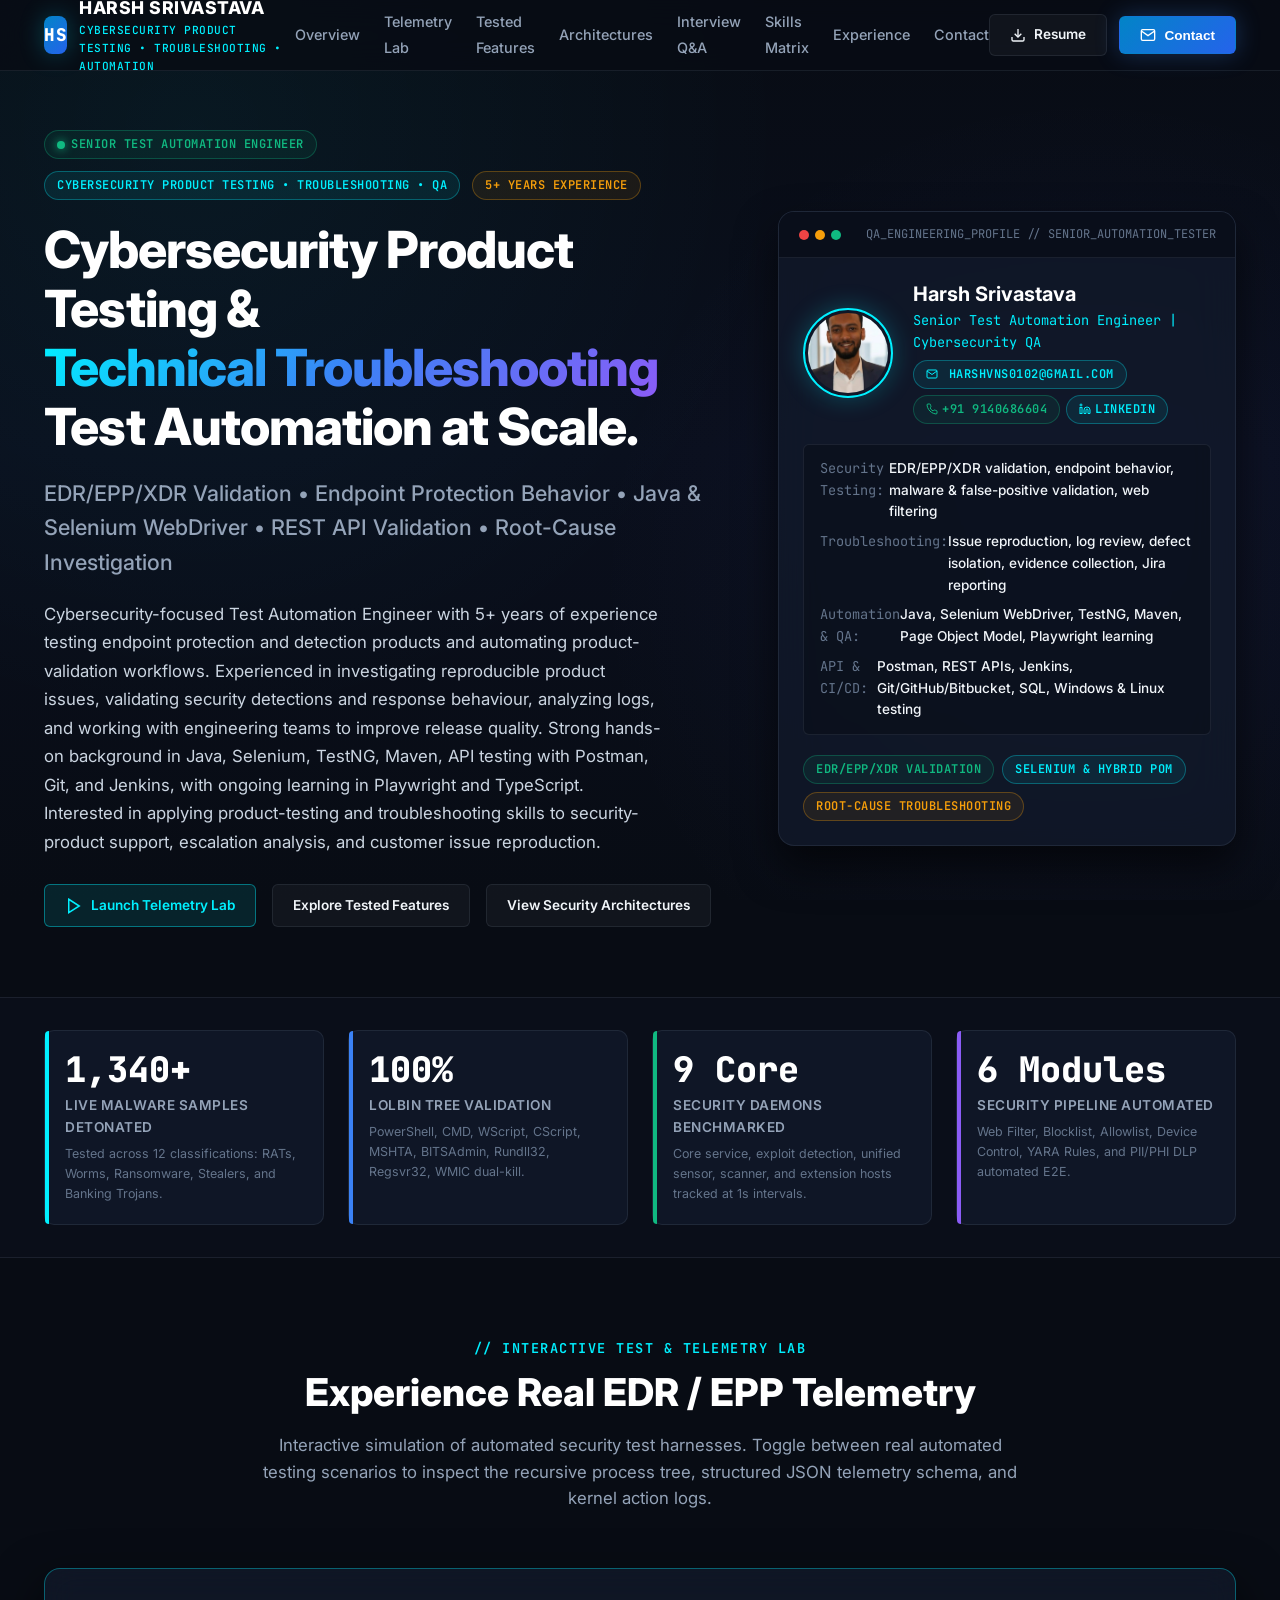
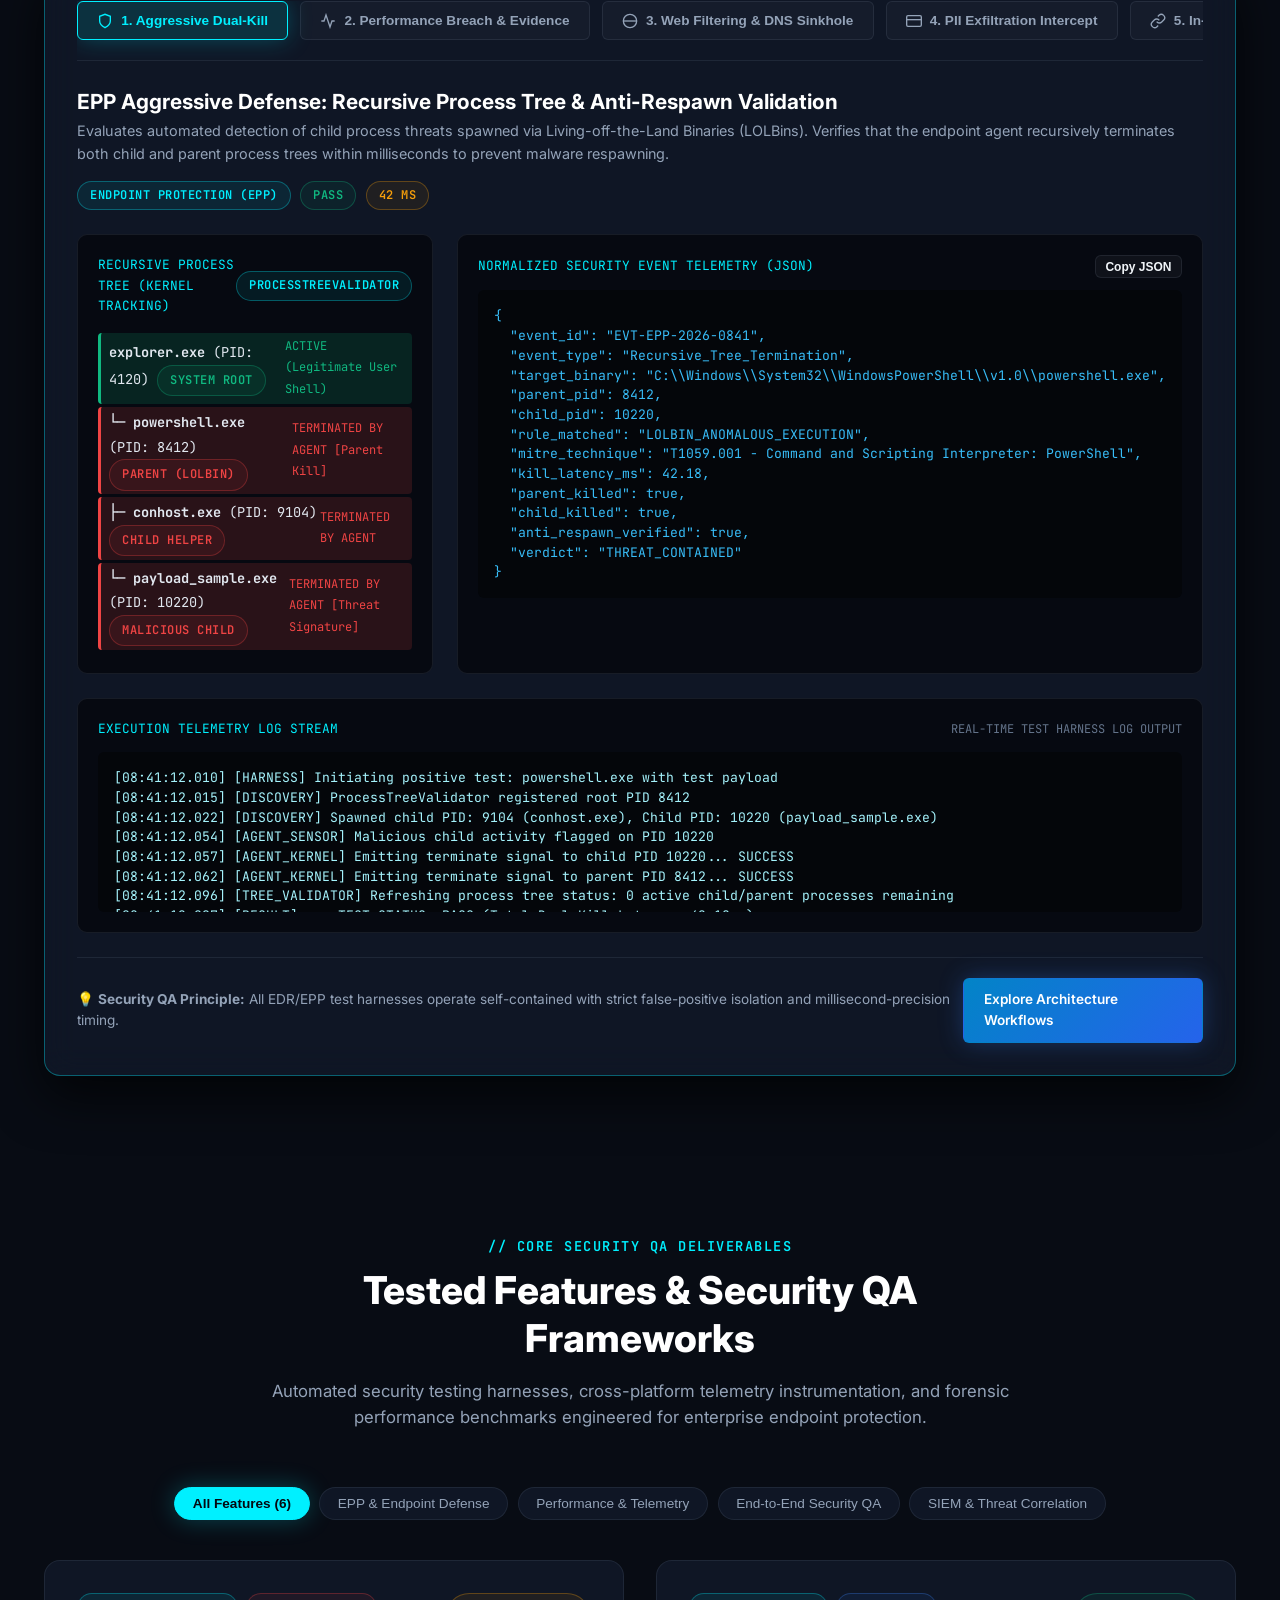
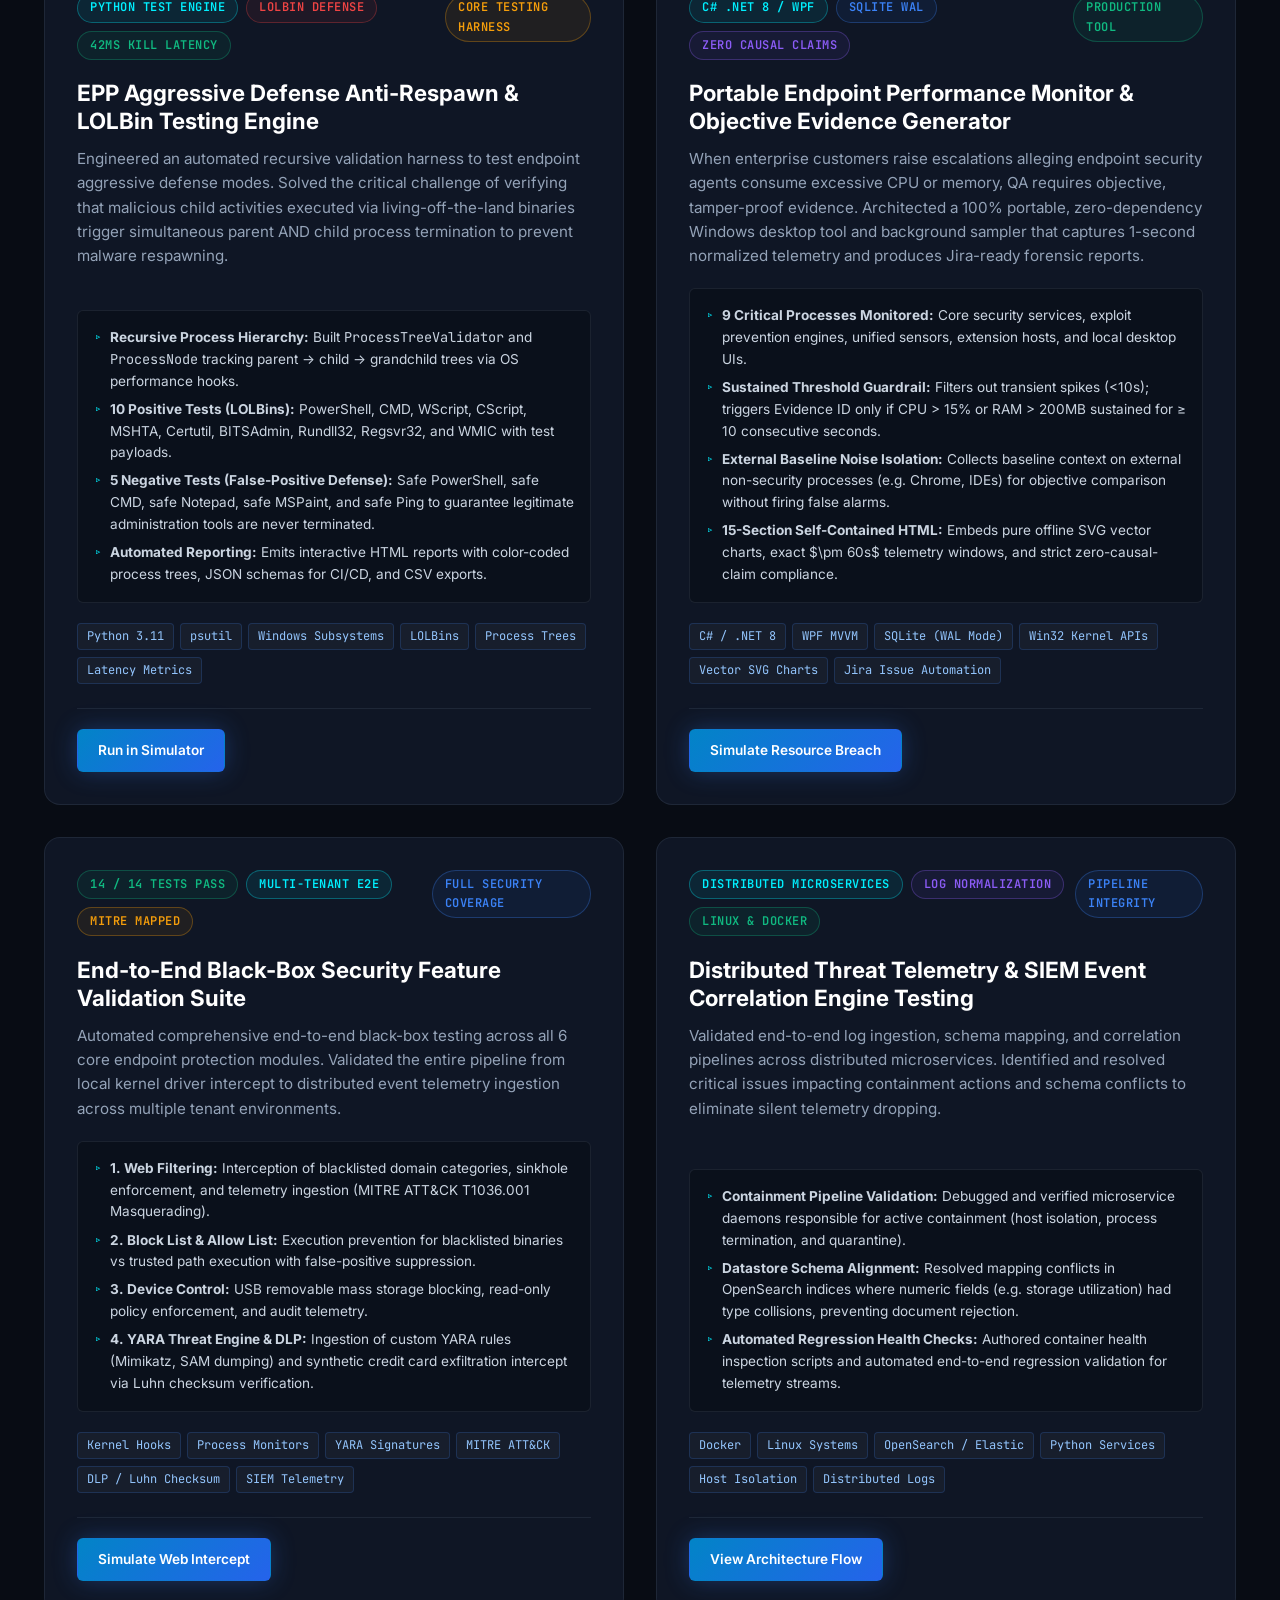
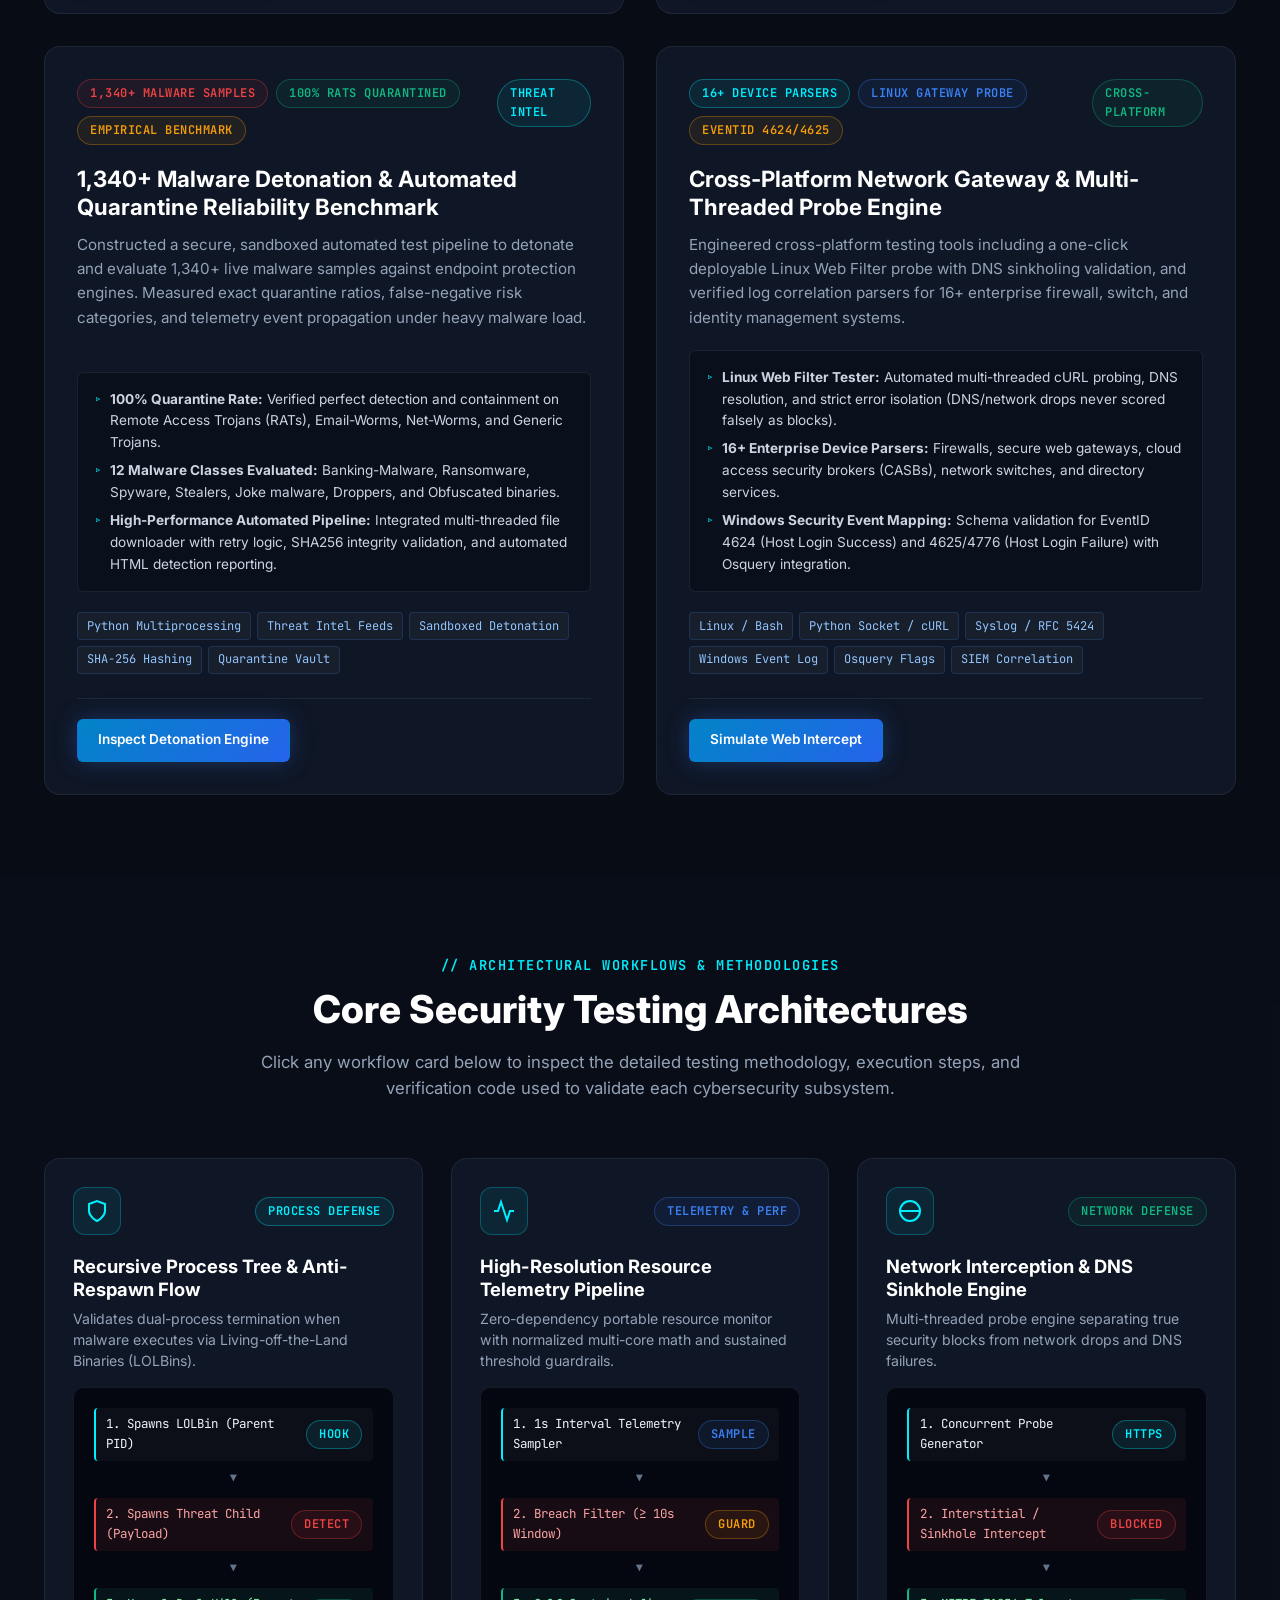
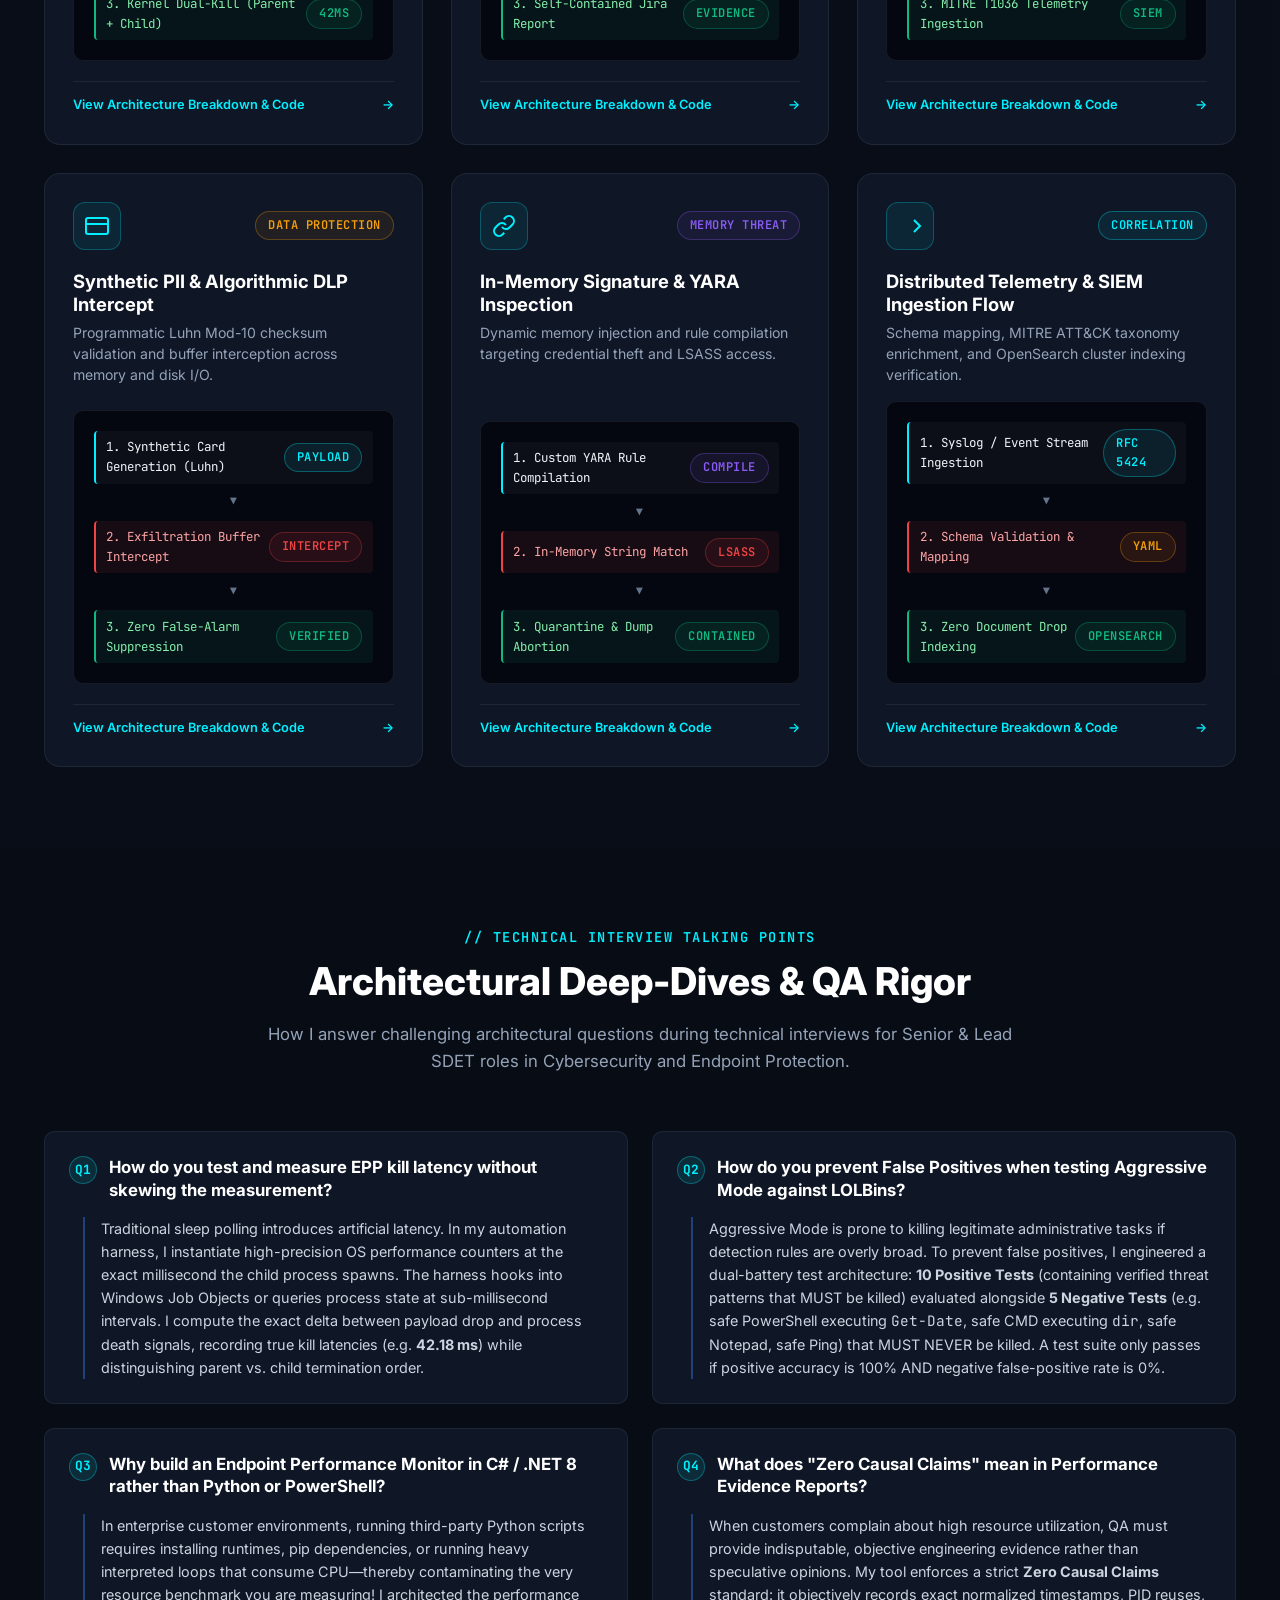
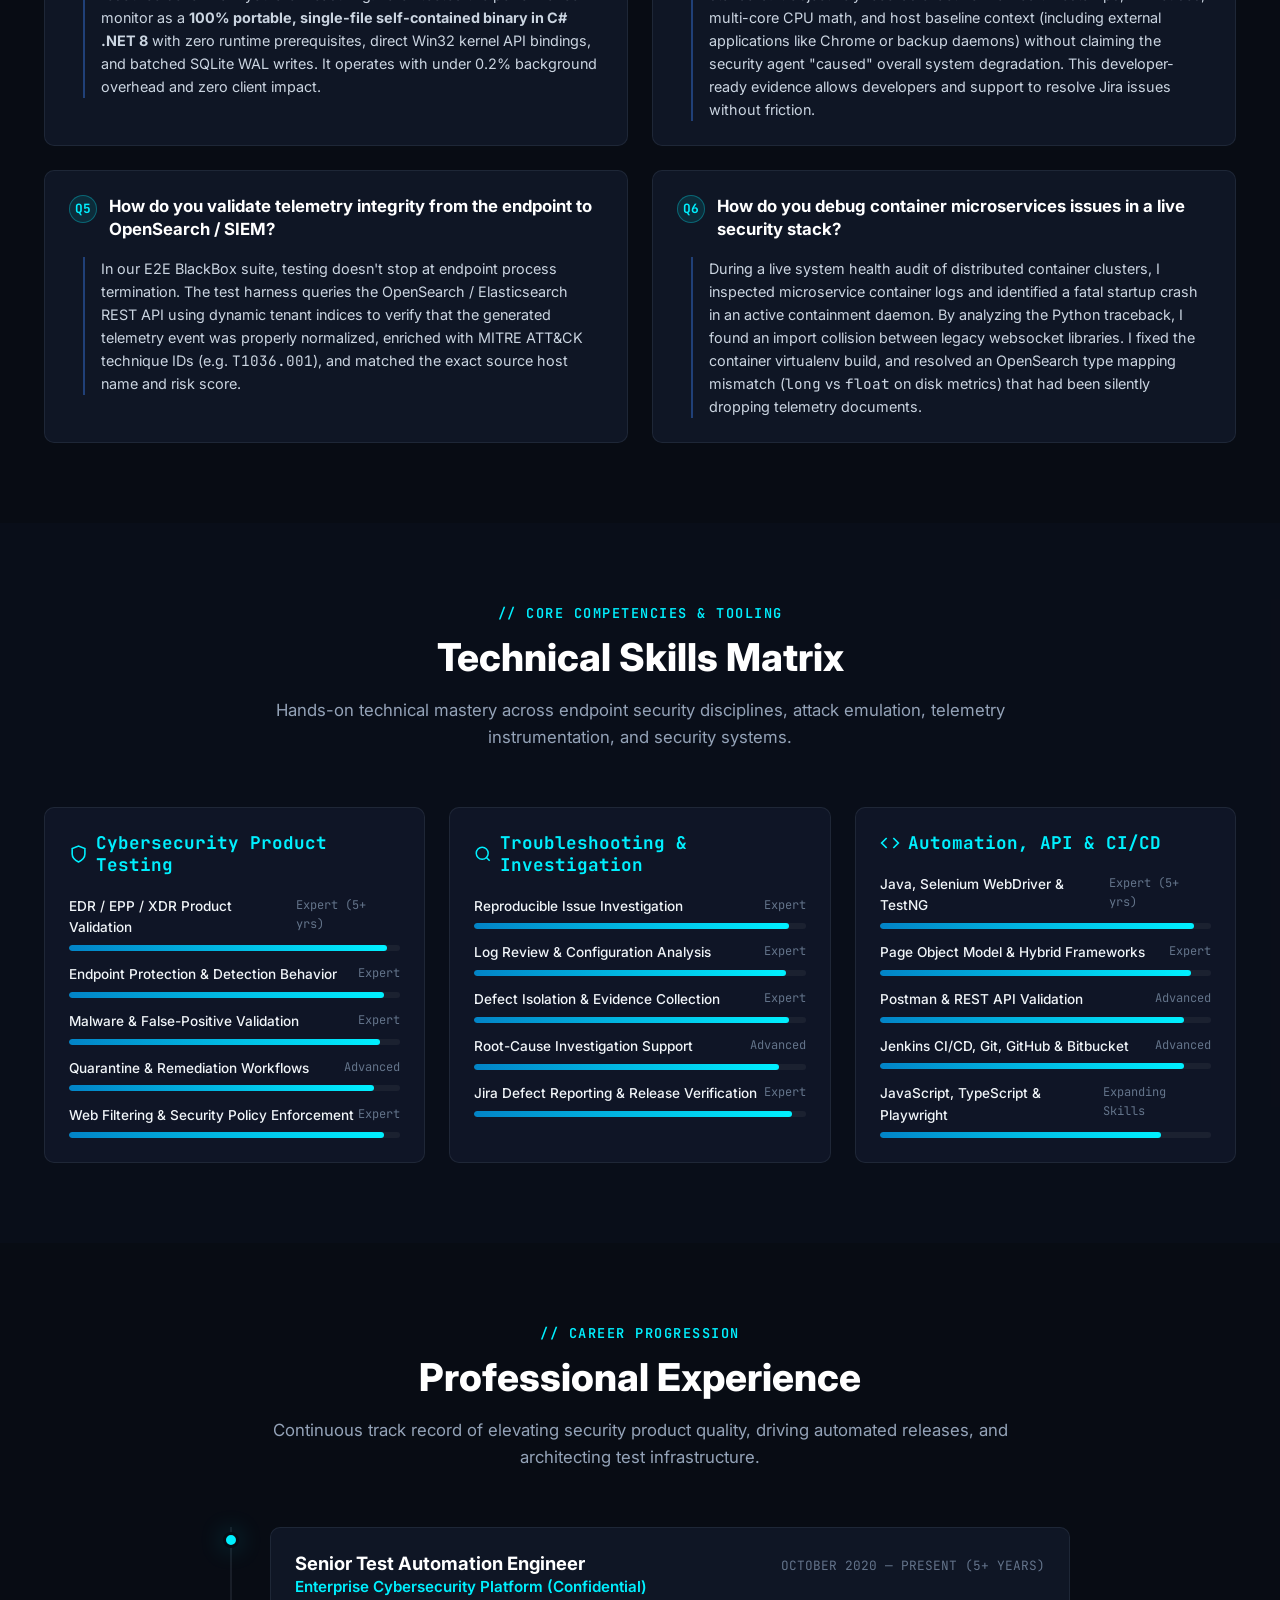
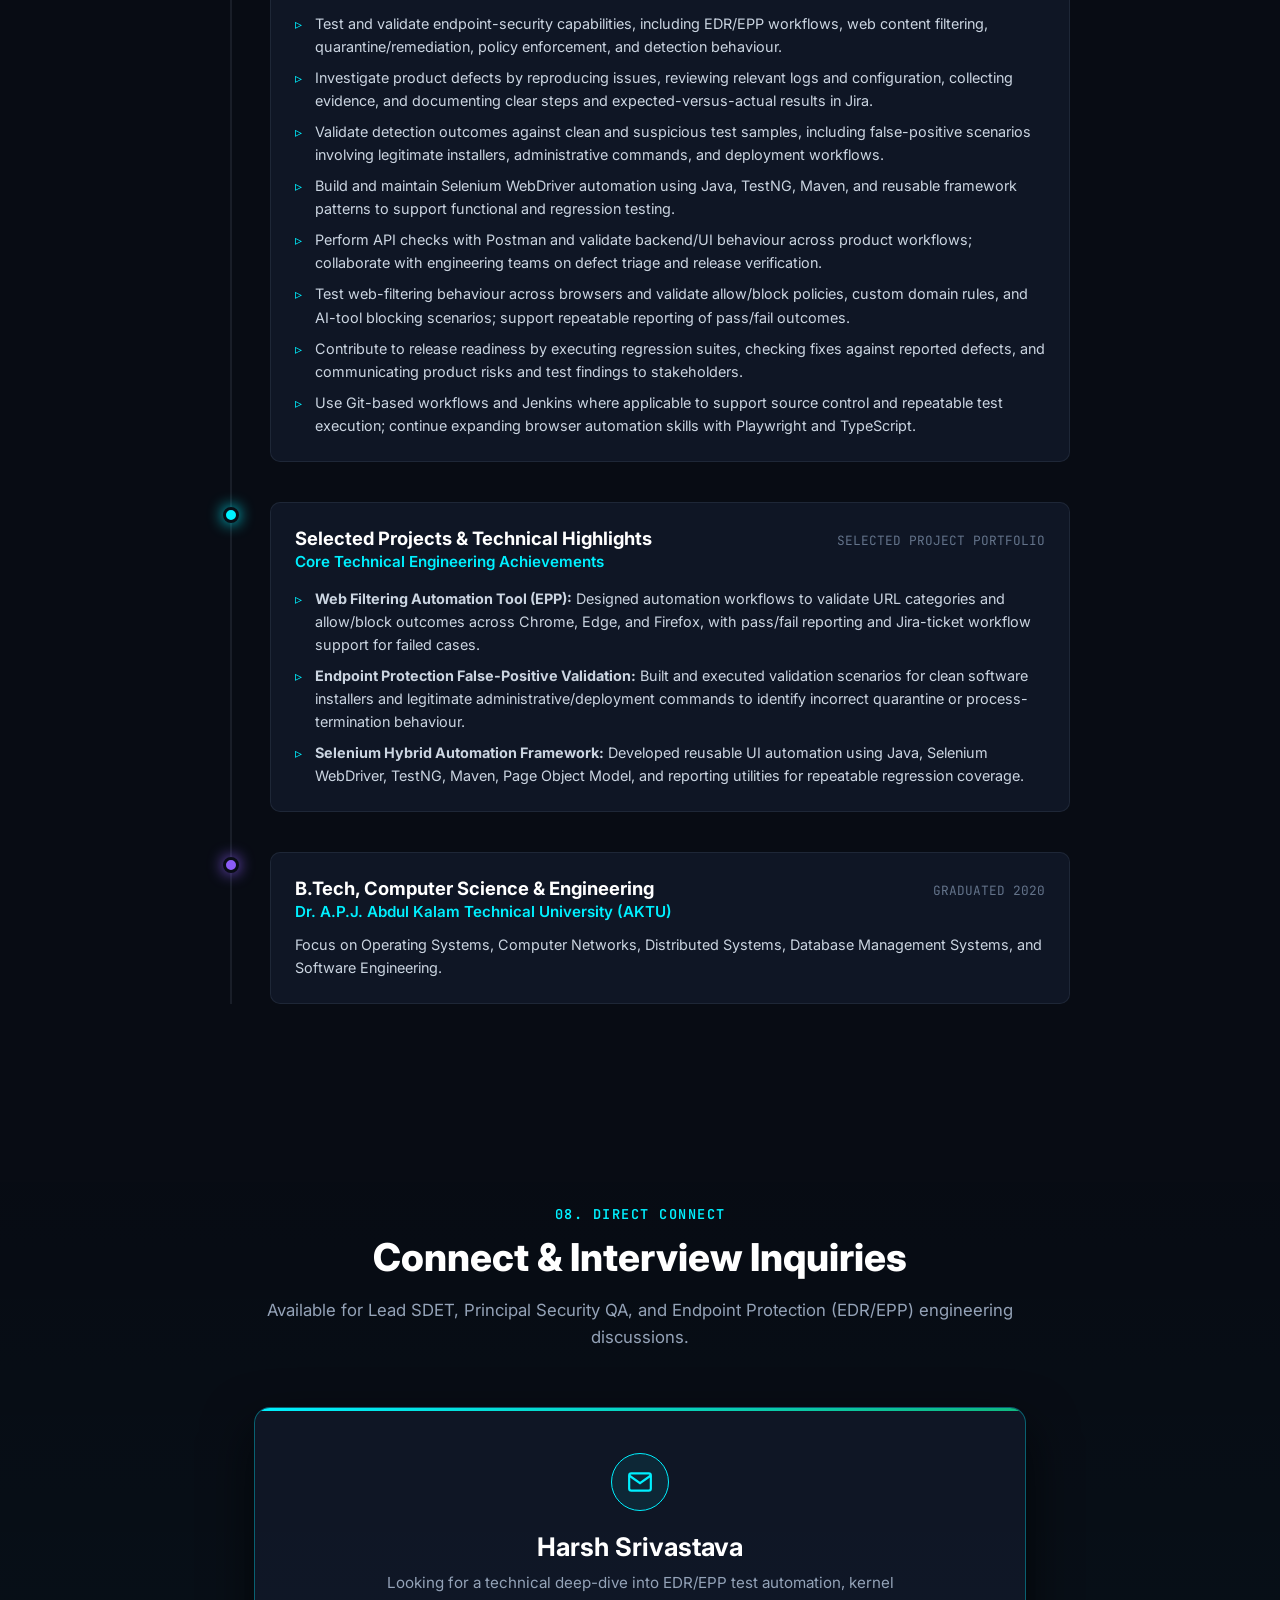
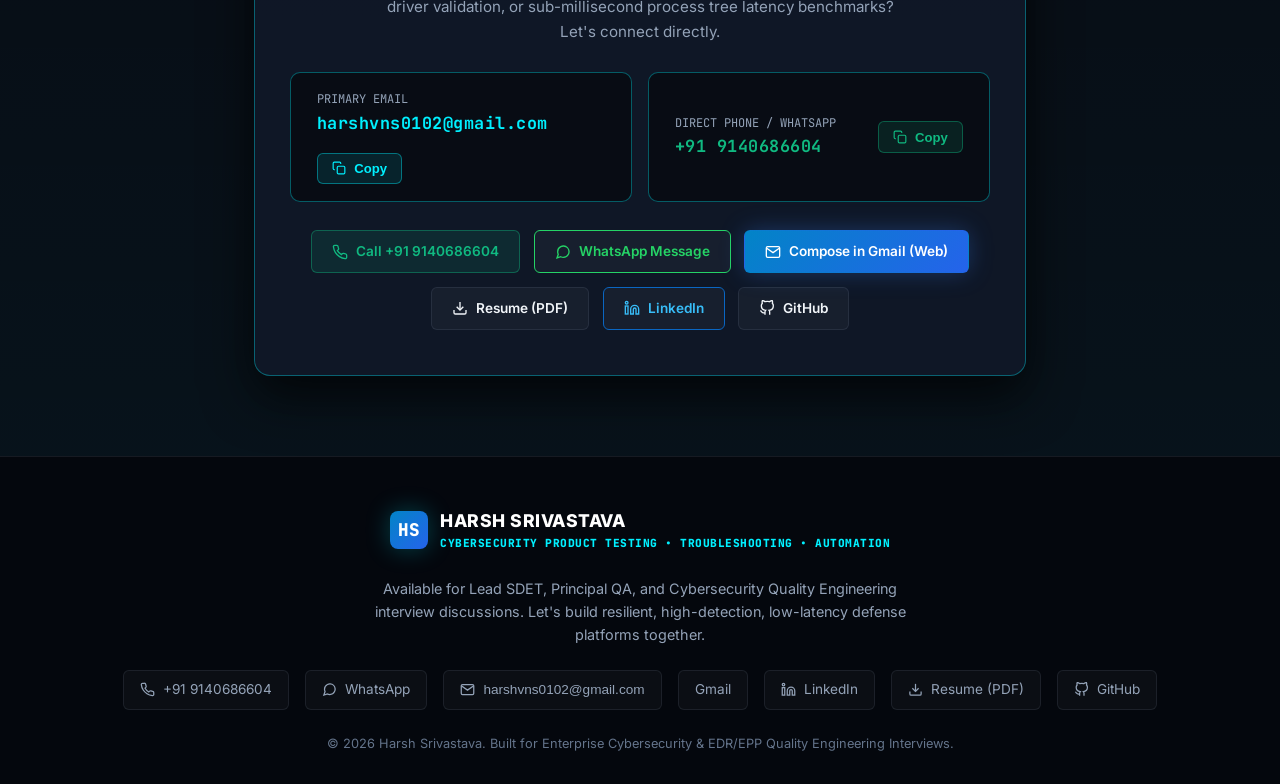
<file: index.html>
<!DOCTYPE html>
<html lang="en">
<head>
  <meta charset="UTF-8">
  <meta name="viewport" content="width=device-width, initial-scale=1.0">
  <title>Harsh Srivastava | Cybersecurity Product Testing, Technical Troubleshooting & Test Automation</title>
  <meta name="description" content="Portfolio of Harsh Srivastava, Senior Test Automation Engineer specializing in Cybersecurity Product Testing, EPP/EDR, Technical Troubleshooting, and Test Automation.">
  <meta name="keywords" content="Harsh Srivastava, SDET, Lead Security QA Engineer, XDR Testing, EDR Testing, EPP Testing, LOLBin Detonation, YARA Rules, Process Tree Validation, Kernel Telemetry, SIEM Correlation, DLP Testing, Cyber Security QA">
  
  <!-- Cache-Control -->
  <meta http-equiv="Cache-Control" content="no-cache, no-store, must-revalidate">
  <meta http-equiv="Pragma" content="no-cache">
  <meta http-equiv="Expires" content="0">
  
  <!-- Favicon / Tab Icon -->
  <link rel="icon" type="image/svg+xml" href="data:image/svg+xml,<svg xmlns='http://www.w3.org/2000/svg' viewBox='0 0 100 100'><rect width='100' height='100' rx='20' fill='%230284c7'/><text x='50%' y='65%' font-size='50' font-weight='bold' fill='white' text-anchor='middle' font-family='sans-serif'>HS</text></svg>">
  
  <!-- Stylesheets -->
  <link rel="stylesheet" href="css/style.css?v=3.1">
  
  <!-- Google Fonts: Inter & JetBrains Mono -->
  <link rel="preconnect" href="https://fonts.googleapis.com">
  <link rel="preconnect" href="https://fonts.gstatic.com" crossorigin>
  <link href="https://fonts.googleapis.com/css2?family=Inter:wght@300;400;500;600;700;800&family=JetBrains+Mono:wght@400;500;600;700&display=swap" rel="stylesheet">
</head>
<body>

  <!-- ===================================================================
       1. NAVIGATION BAR
       =================================================================== -->
  <nav class="navbar">
    <div class="container nav-container">
      <a href="#hero" class="nav-brand">
        <div class="nav-logo-icon">HS</div>
        <div>
          <span>HARSH SRIVASTAVA</span>
          <span style="display:block; font-size:0.7rem; color:var(--accent-cyan); font-family:var(--font-mono); font-weight:500;">CYBERSECURITY PRODUCT TESTING • TROUBLESHOOTING • AUTOMATION</span>
        </div>
      </a>

      <ul class="nav-links">
        <li><a href="#overview">Overview</a></li>
        <li><a href="#simulator">Telemetry Lab</a></li>
        <li><a href="#projects">Tested Features</a></li>
        <li><a href="#architecture">Architectures</a></li>
        <li><a href="#interview">Interview Q&A</a></li>
        <li><a href="#skills">Skills Matrix</a></li>
        <li><a href="#experience">Experience</a></li>
        <li><a href="#contact">Contact</a></li>
      </ul>

      <div class="nav-actions">
        <a href="assets/docs/Harsh_Srivastava_Lead_SDET.pdf" class="btn btn-outline" download="Harsh_Srivastava_Lead_SDET.pdf">
          <svg width="16" height="16" viewBox="0 0 24 24" fill="none" stroke="currentColor" stroke-width="2"><path d="M21 15v4a2 2 0 0 1-2 2H5a2 2 0 0 1-2-2v-4"/><polyline points="7 10 12 15 17 10"/><line x1="12" y1="15" x2="12" y2="3"/></svg>
          Resume
        </a>
        <button type="button" class="btn btn-primary" id="nav-contact-btn" title="Open Contact Dialog">
          <svg width="16" height="16" viewBox="0 0 24 24" fill="none" stroke="currentColor" stroke-width="2"><path d="M4 4h16c1.1 0 2 .9 2 2v12c0 1.1-.9 2-2 2H4c-1.1 0-2-.9-2-2V6c0-1.1.9-2 2-2z"/><polyline points="22,6 12,13 2,6"/></svg>
          Contact
        </button>
      </div>
    </div>
  </nav>

  <!-- ===================================================================
       2. HERO SECTION
       =================================================================== -->
  <section class="hero-section" id="hero">
    <div class="container hero-grid">
      <div class="hero-content">
        <div class="hero-badge-wrap">
          <span class="badge badge-green">
            <span class="pulse-dot"></span> Senior Test Automation Engineer
          </span>
          <span class="badge badge-cyan">Cybersecurity Product Testing • Troubleshooting • QA</span>
          <span class="badge badge-amber">5+ Years Experience</span>
        </div>

        <h1 class="hero-title">
          Cybersecurity Product Testing & <br>
          <span class="gradient-text">Technical Troubleshooting</span> <br>
          Test Automation at Scale.
        </h1>

        <p class="hero-subtitle">
          EDR/EPP/XDR Validation • Endpoint Protection Behavior • Java & Selenium WebDriver • REST API Validation • Root-Cause Investigation
        </p>

        <p class="hero-bio">
          Cybersecurity-focused Test Automation Engineer with 5+ years of experience testing endpoint protection and detection products and automating product-validation workflows. Experienced in investigating reproducible product issues, validating security detections and response behaviour, analyzing logs, and working with engineering teams to improve release quality. Strong hands-on background in Java, Selenium, TestNG, Maven, API testing with Postman, Git, and Jenkins, with ongoing learning in Playwright and TypeScript. Interested in applying product-testing and troubleshooting skills to security-product support, escalation analysis, and customer issue reproduction.
        </p>

        <div class="hero-cta">
          <a href="#simulator" class="btn btn-cyan">
            <svg width="18" height="18" viewBox="0 0 24 24" fill="none" stroke="currentColor" stroke-width="2"><polygon points="5 3 19 12 5 21 5 3"/></svg>
            Launch Telemetry Lab
          </a>
          <a href="#projects" class="btn btn-outline">
            Explore Tested Features
          </a>
          <a href="#architecture" class="btn btn-outline">
            View Security Architectures
          </a>
        </div>
      </div>

      <!-- Hero Cyber Visual Card -->
      <div class="hero-visual">
        <div class="cyber-card">
          <div class="cyber-card-header">
            <div class="terminal-dots">
              <span class="t-dot t-dot-red"></span>
              <span class="t-dot t-dot-amber"></span>
              <span class="t-dot t-dot-green"></span>
            </div>
            <div class="terminal-title">QA_ENGINEERING_PROFILE // SENIOR_AUTOMATION_TESTER</div>
          </div>

          <div class="profile-card-body">
            <div class="profile-avatar-row">
              <div class="profile-img-wrap">
                <img src="assets/images/harsh_profile.jpg" alt="Harsh Srivastava Profile Photo" onerror="this.src='https://ui-avatars.com/api/?name=Harsh+Srivastava&background=0284c7&color=fff&size=180';">
              </div>
              <div class="profile-info">
                <h3>Harsh Srivastava</h3>
                <p>Senior Test Automation Engineer | Cybersecurity QA</p>
                <div style="display:flex; flex-wrap:wrap; gap:6px; margin-top:6px;">
                  <span class="badge badge-cyan" id="profile-email-badge" style="cursor:pointer;" title="Click to contact or copy email"><svg width="12" height="12" viewBox="0 0 24 24" fill="none" stroke="currentColor" stroke-width="2" style="vertical-align:middle; margin-right:4px;"><path d="M4 4h16c1.1 0 2 .9 2 2v12c0 1.1-.9 2-2 2H4c-1.1 0-2-.9-2-2V6c0-1.1.9-2 2-2z"/><polyline points="22,6 12,13 2,6"/></svg>harshvns0102@gmail.com</span>
                  <a href="tel:+919140686604" class="badge badge-green" style="text-decoration:none; display:inline-flex; align-items:center; gap:4px;" title="Call +91 9140686604"><svg width="12" height="12" viewBox="0 0 24 24" fill="none" stroke="currentColor" stroke-width="2"><path d="M22 16.92v3a2 2 0 0 1-2.18 2 19.79 19.79 0 0 1-8.63-3.07 19.5 19.5 0 0 1-6-6 19.79 19.79 0 0 1-3.07-8.67A2 2 0 0 1 4.11 2h3a2 2 0 0 1 2 1.72 12.84 12.84 0 0 0 .7 2.81 2 2 0 0 1-.45 2.11L8.09 9.91a16 16 0 0 0 6 6l1.27-1.27a2 2 0 0 1 2.11-.45 12.84 12.84 0 0 0 2.81.7A2 2 0 0 1 22 16.92z"/></svg>+91 9140686604</a>
                  <a href="https://linkedin.com/in/harsh-srivastava-896bb6167" target="_blank" rel="noopener noreferrer" class="badge badge-cyan" style="text-decoration:none; display:inline-flex; align-items:center; gap:4px;" title="LinkedIn Profile"><svg width="12" height="12" viewBox="0 0 24 24" fill="none" stroke="currentColor" stroke-width="2"><path d="M16 8a6 6 0 0 1 6 6v7h-4v-7a2 2 0 0 0-2-2 2 2 0 0 0-2 2v7h-4v-7a6 6 0 0 1 6-6z"/><rect x="2" y="9" width="4" height="12"/><circle cx="4" cy="4" r="2"/></svg>LinkedIn</a>
                </div>
              </div>
            </div>

            <div class="profile-meta-list">
              <div class="meta-item">
                <span class="label">Security Testing:</span>
                <span class="val">EDR/EPP/XDR validation, endpoint behavior, malware & false-positive validation, web filtering</span>
              </div>
              <div class="meta-item">
                <span class="label">Troubleshooting:</span>
                <span class="val">Issue reproduction, log review, defect isolation, evidence collection, Jira reporting</span>
              </div>
              <div class="meta-item">
                <span class="label">Automation & QA:</span>
                <span class="val">Java, Selenium WebDriver, TestNG, Maven, Page Object Model, Playwright learning</span>
              </div>
              <div class="meta-item">
                <span class="label">API & CI/CD:</span>
                <span class="val">Postman, REST APIs, Jenkins, Git/GitHub/Bitbucket, SQL, Windows & Linux testing</span>
              </div>
            </div>

            <div class="profile-badges">
              <span class="badge badge-green">EDR/EPP/XDR Validation</span>
              <span class="badge badge-cyan">Selenium & Hybrid POM</span>
              <span class="badge badge-amber">Root-Cause Troubleshooting</span>
            </div>
          </div>
        </div>
      </div>
    </div>
  </section>

  <!-- ===================================================================
       3. TELEMETRY & METRICS COUNTER BAR
       =================================================================== -->
  <section class="telemetry-bar-section" id="overview">
    <div class="container telemetry-grid">
      <div class="telemetry-card">
        <div class="telemetry-value">1,340+</div>
        <div class="telemetry-label">Live Malware Samples Detonated</div>
        <div class="telemetry-desc">Tested across 12 classifications: RATs, Worms, Ransomware, Stealers, and Banking Trojans.</div>
      </div>

      <div class="telemetry-card card-blue">
        <div class="telemetry-value">100%</div>
        <div class="telemetry-label">LOLBin Tree Validation</div>
        <div class="telemetry-desc">PowerShell, CMD, WScript, CScript, MSHTA, BITSAdmin, Rundll32, Regsvr32, WMIC dual-kill.</div>
      </div>

      <div class="telemetry-card card-green">
        <div class="telemetry-value">9 Core</div>
        <div class="telemetry-label">Security Daemons Benchmarked</div>
        <div class="telemetry-desc">Core service, exploit detection, unified sensor, scanner, and extension hosts tracked at 1s intervals.</div>
      </div>

      <div class="telemetry-card card-purple">
        <div class="telemetry-value">6 Modules</div>
        <div class="telemetry-label">Security Pipeline Automated</div>
        <div class="telemetry-desc">Web Filter, Blocklist, Allowlist, Device Control, YARA Rules, and PII/PHI DLP automated E2E.</div>
      </div>
    </div>
  </section>

  <!-- ===================================================================
       4. INTERACTIVE TELEMETRY & TEST SIMULATOR
       =================================================================== -->
  <section class="section" id="simulator">
    <div class="container">
      <div class="section-header">
        <div class="section-pretitle">// INTERACTIVE TEST & TELEMETRY LAB</div>
        <h2 class="section-title">Experience Real EDR / EPP Telemetry</h2>
        <p class="section-desc">
          Interactive simulation of automated security test harnesses. Toggle between real automated testing scenarios to inspect the recursive process tree, structured JSON telemetry schema, and kernel action logs.
        </p>
      </div>

      <div class="simulator-container">
        <!-- Navigation Tabs -->
        <div class="sim-nav">
          <button class="sim-tab-btn active" data-scenario="aggressive_mode">
            <svg width="16" height="16" viewBox="0 0 24 24" fill="none" stroke="currentColor" stroke-width="2"><path d="M12 22s8-4 8-10V5l-8-3-8 3v7c0 6 8 10 8 10z"/></svg>
            1. Aggressive Dual-Kill
          </button>
          <button class="sim-tab-btn" data-scenario="resource_breach">
            <svg width="16" height="16" viewBox="0 0 24 24" fill="none" stroke="currentColor" stroke-width="2"><path d="M22 12h-4l-3 9L9 3l-3 9H2"/></svg>
            2. Performance Breach & Evidence
          </button>
          <button class="sim-tab-btn" data-scenario="web_filtering">
            <svg width="16" height="16" viewBox="0 0 24 24" fill="none" stroke="currentColor" stroke-width="2"><circle cx="12" cy="12" r="10"/><line x1="2" y1="12" x2="22" y2="12"/></svg>
            3. Web Filtering & DNS Sinkhole
          </button>
          <button class="sim-tab-btn" data-scenario="dlp_pii">
            <svg width="16" height="16" viewBox="0 0 24 24" fill="none" stroke="currentColor" stroke-width="2"><rect x="1" y="4" width="22" height="16" rx="2" ry="2"/><line x1="1" y1="10" x2="23" y2="10"/></svg>
            4. PII Exfiltration Intercept
          </button>
          <button class="sim-tab-btn" data-scenario="yara_engine">
            <svg width="16" height="16" viewBox="0 0 24 24" fill="none" stroke="currentColor" stroke-width="2"><path d="M10 13a5 5 0 0 0 7.54.54l3-3a5 5 0 0 0-7.07-7.07l-1.72 1.71"/><path d="M14 11a5 5 0 0 0-7.54-.54l-3 3a5 5 0 0 0 7.07 7.07l1.71-1.71"/></svg>
            5. In-Memory YARA Scan
          </button>
        </div>

        <!-- Scenario Banner -->
        <div style="margin-bottom:1.5rem; display:flex; justify-content:space-between; align-items:center; flex-wrap:wrap; gap:1rem;">
          <div>
            <h3 id="sim-title" style="font-size:1.3rem; color:var(--text-white);">EPP Aggressive Defense: Recursive Process Tree & Anti-Respawn Validation</h3>
            <p id="sim-desc" style="color:var(--text-muted); font-size:0.9rem; margin-top:0.25rem;">
              Evaluates automated detection of child process threats spawned via Living-off-the-Land Binaries (LOLBins). Verifies that the endpoint agent recursively terminates both child and parent process trees.
            </p>
          </div>
          <div style="display:flex; gap:0.6rem; align-items:center;">
            <span class="badge badge-cyan" id="sim-module">Endpoint Protection (EPP)</span>
            <span class="badge badge-green" id="sim-status">PASS</span>
            <span class="badge badge-amber" id="sim-latency">42 ms</span>
          </div>
        </div>

        <!-- Simulation Grid -->
        <div class="sim-display-grid">
          <!-- Left: Process Hierarchy Tree -->
          <div class="sim-panel">
            <div class="sim-panel-title">
              <span>Recursive Process Tree (Kernel Tracking)</span>
              <span class="badge badge-cyan">ProcessTreeValidator</span>
            </div>
            <div class="tree-view" id="sim-tree-container">
              <!-- Dynamically populated -->
            </div>
          </div>

          <!-- Right: Telemetry Event JSON -->
          <div class="sim-panel">
            <div class="sim-panel-title">
              <span>Normalized Security Event Telemetry (JSON)</span>
              <button class="btn btn-outline btn-copy" data-copy-target="sim-json-container" style="padding:0.2rem 0.6rem; font-size:0.75rem;">Copy JSON</button>
            </div>
            <pre class="code-output" id="sim-json-container">
              <!-- Dynamically populated -->
            </pre>
          </div>
        </div>

        <!-- Bottom Execution Log -->
        <div class="sim-panel" style="margin-top:1.5rem;">
          <div class="sim-panel-title">
            <span>Execution Telemetry Log Stream</span>
            <span style="font-size:0.75rem; color:var(--text-dim);">Real-time test harness log output</span>
          </div>
          <pre class="code-output" id="sim-log-container" style="max-height:160px; color:#a5f3fc;">
            <!-- Dynamically populated -->
          </pre>
        </div>

        <div class="sim-actions-bar">
          <div style="font-size:0.85rem; color:var(--text-muted);">
            💡 <strong>Security QA Principle:</strong> All EDR/EPP test harnesses operate self-contained with strict false-positive isolation and millisecond-precision timing.
          </div>
          <a href="#architecture" class="btn btn-primary">
            Explore Architecture Workflows
          </a>
        </div>
      </div>
    </div>
  </section>

  <!-- ===================================================================
       5. DETAILED CASE STUDIES & TESTED FEATURES
       =================================================================== -->
  <section class="section" id="projects">
    <div class="container">
      <div class="section-header">
        <div class="section-pretitle">// CORE SECURITY QA DELIVERABLES</div>
        <h2 class="section-title">Tested Features & Security QA Frameworks</h2>
        <p class="section-desc">
          Automated security testing harnesses, cross-platform telemetry instrumentation, and forensic performance benchmarks engineered for enterprise endpoint protection.
        </p>
      </div>

      <!-- Category Filter Tabs -->
      <div class="filter-tabs">
        <button class="filter-btn active" data-filter="all">All Features (6)</button>
        <button class="filter-btn" data-filter="epp">EPP & Endpoint Defense</button>
        <button class="filter-btn" data-filter="performance">Performance & Telemetry</button>
        <button class="filter-btn" data-filter="e2e">End-to-End Security QA</button>
        <button class="filter-btn" data-filter="siem">SIEM & Threat Correlation</button>
      </div>

      <div class="projects-grid">

        <!-- FEATURE 1: Aggressive Mode Automation Engine -->
        <div class="project-card" data-category="epp">
          <div class="project-card-header">
            <div class="project-meta-badges">
              <span class="badge badge-cyan">Python Test Engine</span>
              <span class="badge badge-red">LOLBin Defense</span>
              <span class="badge badge-green">42ms Kill Latency</span>
            </div>
            <span class="badge badge-amber">Core Testing Harness</span>
          </div>

          <h3 class="project-title">EPP Aggressive Defense Anti-Respawn & LOLBin Testing Engine</h3>
          <p class="project-desc">
            Engineered an automated recursive validation harness to test endpoint aggressive defense modes. Solved the critical challenge of verifying that malicious child activities executed via living-off-the-land binaries trigger simultaneous parent AND child process termination to prevent malware respawning.
          </p>

          <div class="project-highlights">
            <div class="highlight-item">
              <span class="highlight-bullet">▹</span>
              <span><strong>Recursive Process Hierarchy:</strong> Built <code>ProcessTreeValidator</code> and <code>ProcessNode</code> tracking parent -> child -> grandchild trees via OS performance hooks.</span>
            </div>
            <div class="highlight-item">
              <span class="highlight-bullet">▹</span>
              <span><strong>10 Positive Tests (LOLBins):</strong> PowerShell, CMD, WScript, CScript, MSHTA, Certutil, BITSAdmin, Rundll32, Regsvr32, and WMIC with test payloads.</span>
            </div>
            <div class="highlight-item">
              <span class="highlight-bullet">▹</span>
              <span><strong>5 Negative Tests (False-Positive Defense):</strong> Safe PowerShell, safe CMD, safe Notepad, safe MSPaint, and safe Ping to guarantee legitimate administration tools are never terminated.</span>
            </div>
            <div class="highlight-item">
              <span class="highlight-bullet">▹</span>
              <span><strong>Automated Reporting:</strong> Emits interactive HTML reports with color-coded process trees, JSON schemas for CI/CD, and CSV exports.</span>
            </div>
          </div>

          <div class="tech-tags">
            <span class="tech-tag">Python 3.11</span>
            <span class="tech-tag">psutil</span>
            <span class="tech-tag">Windows Subsystems</span>
            <span class="tech-tag">LOLBins</span>
            <span class="tech-tag">Process Trees</span>
            <span class="tech-tag">Latency Metrics</span>
          </div>

          <div class="project-actions">
            <a href="#simulator" class="btn btn-primary" onclick="renderSimulator('aggressive_mode');">
              Run in Simulator
            </a>
          </div>
        </div>

        <!-- FEATURE 2: Portable Resource Performance Monitor -->
        <div class="project-card" data-category="performance">
          <div class="project-card-header">
            <div class="project-meta-badges">
              <span class="badge badge-cyan">C# .NET 8 / WPF</span>
              <span class="badge badge-blue">SQLite WAL</span>
              <span class="badge badge-purple">Zero Causal Claims</span>
            </div>
            <span class="badge badge-green">Production Tool</span>
          </div>

          <h3 class="project-title">Portable Endpoint Performance Monitor & Objective Evidence Generator</h3>
          <p class="project-desc">
            When enterprise customers raise escalations alleging endpoint security agents consume excessive CPU or memory, QA requires objective, tamper-proof evidence. Architected a 100% portable, zero-dependency Windows desktop tool and background sampler that captures 1-second normalized telemetry and produces Jira-ready forensic reports.
          </p>

          <div class="project-highlights">
            <div class="highlight-item">
              <span class="highlight-bullet">▹</span>
              <span><strong>9 Critical Processes Monitored:</strong> Core security services, exploit prevention engines, unified sensors, extension hosts, and local desktop UIs.</span>
            </div>
            <div class="highlight-item">
              <span class="highlight-bullet">▹</span>
              <span><strong>Sustained Threshold Guardrail:</strong> Filters out transient spikes (&lt;10s); triggers Evidence ID only if CPU &gt; 15% or RAM &gt; 200MB sustained for &ge; 10 consecutive seconds.</span>
            </div>
            <div class="highlight-item">
              <span class="highlight-bullet">▹</span>
              <span><strong>External Baseline Noise Isolation:</strong> Collects baseline context on external non-security processes (e.g. Chrome, IDEs) for objective comparison without firing false alarms.</span>
            </div>
            <div class="highlight-item">
              <span class="highlight-bullet">▹</span>
              <span><strong>15-Section Self-Contained HTML:</strong> Embeds pure offline SVG vector charts, exact $\pm 60s$ telemetry windows, and strict zero-causal-claim compliance.</span>
            </div>
          </div>

          <div class="tech-tags">
            <span class="tech-tag">C# / .NET 8</span>
            <span class="tech-tag">WPF MVVM</span>
            <span class="tech-tag">SQLite (WAL Mode)</span>
            <span class="tech-tag">Win32 Kernel APIs</span>
            <span class="tech-tag">Vector SVG Charts</span>
            <span class="tech-tag">Jira Issue Automation</span>
          </div>

          <div class="project-actions">
            <a href="#simulator" class="btn btn-primary" onclick="renderSimulator('resource_breach');">
              Simulate Resource Breach
            </a>
          </div>
        </div>

        <!-- FEATURE 3: EPP BlackBox E2E Automated Suite -->
        <div class="project-card" data-category="e2e epp">
          <div class="project-card-header">
            <div class="project-meta-badges">
              <span class="badge badge-green">14 / 14 Tests PASS</span>
              <span class="badge badge-cyan">Multi-Tenant E2E</span>
              <span class="badge badge-amber">MITRE Mapped</span>
            </div>
            <span class="badge badge-blue">Full Security Coverage</span>
          </div>

          <h3 class="project-title">End-to-End Black-Box Security Feature Validation Suite</h3>
          <p class="project-desc">
            Automated comprehensive end-to-end black-box testing across all 6 core endpoint protection modules. Validated the entire pipeline from local kernel driver intercept to distributed event telemetry ingestion across multiple tenant environments.
          </p>

          <div class="project-highlights">
            <div class="highlight-item">
              <span class="highlight-bullet">▹</span>
              <span><strong>1. Web Filtering:</strong> Interception of blacklisted domain categories, sinkhole enforcement, and telemetry ingestion (MITRE ATT&CK T1036.001 Masquerading).</span>
            </div>
            <div class="highlight-item">
              <span class="highlight-bullet">▹</span>
              <span><strong>2. Block List & Allow List:</strong> Execution prevention for blacklisted binaries vs trusted path execution with false-positive suppression.</span>
            </div>
            <div class="highlight-item">
              <span class="highlight-bullet">▹</span>
              <span><strong>3. Device Control:</strong> USB removable mass storage blocking, read-only policy enforcement, and audit telemetry.</span>
            </div>
            <div class="highlight-item">
              <span class="highlight-bullet">▹</span>
              <span><strong>4. YARA Threat Engine & DLP:</strong> Ingestion of custom YARA rules (Mimikatz, SAM dumping) and synthetic credit card exfiltration intercept via Luhn checksum verification.</span>
            </div>
          </div>

          <div class="tech-tags">
            <span class="tech-tag">Kernel Hooks</span>
            <span class="tech-tag">Process Monitors</span>
            <span class="tech-tag">YARA Signatures</span>
            <span class="tech-tag">MITRE ATT&CK</span>
            <span class="tech-tag">DLP / Luhn Checksum</span>
            <span class="tech-tag">SIEM Telemetry</span>
          </div>

          <div class="project-actions">
            <a href="#simulator" class="btn btn-primary" onclick="renderSimulator('web_filtering');">
              Simulate Web Intercept
            </a>
          </div>
        </div>

        <!-- FEATURE 4: SIEM & Log Correlation Pipeline -->
        <div class="project-card" data-category="siem">
          <div class="project-card-header">
            <div class="project-meta-badges">
              <span class="badge badge-cyan">Distributed Microservices</span>
              <span class="badge badge-purple">Log Normalization</span>
              <span class="badge badge-green">Linux & Docker</span>
            </div>
            <span class="badge badge-blue">Pipeline Integrity</span>
          </div>

          <h3 class="project-title">Distributed Threat Telemetry & SIEM Event Correlation Engine Testing</h3>
          <p class="project-desc">
            Validated end-to-end log ingestion, schema mapping, and correlation pipelines across distributed microservices. Identified and resolved critical issues impacting containment actions and schema conflicts to eliminate silent telemetry dropping.
          </p>

          <div class="project-highlights">
            <div class="highlight-item">
              <span class="highlight-bullet">▹</span>
              <span><strong>Containment Pipeline Validation:</strong> Debugged and verified microservice daemons responsible for active containment (host isolation, process termination, and quarantine).</span>
            </div>
            <div class="highlight-item">
              <span class="highlight-bullet">▹</span>
              <span><strong>Datastore Schema Alignment:</strong> Resolved mapping conflicts in OpenSearch indices where numeric fields (e.g. storage utilization) had type collisions, preventing document rejection.</span>
            </div>
            <div class="highlight-item">
              <span class="highlight-bullet">▹</span>
              <span><strong>Automated Regression Health Checks:</strong> Authored container health inspection scripts and automated end-to-end regression validation for telemetry streams.</span>
            </div>
          </div>

          <div class="tech-tags">
            <span class="tech-tag">Docker</span>
            <span class="tech-tag">Linux Systems</span>
            <span class="tech-tag">OpenSearch / Elastic</span>
            <span class="tech-tag">Python Services</span>
            <span class="tech-tag">Host Isolation</span>
            <span class="tech-tag">Distributed Logs</span>
          </div>

          <div class="project-actions">
            <a href="#architecture" class="btn btn-primary">
              View Architecture Flow
            </a>
          </div>
        </div>

        <!-- FEATURE 5: 1,340+ Live Malware Detection Benchmark -->
        <div class="project-card" data-category="epp">
          <div class="project-card-header">
            <div class="project-meta-badges">
              <span class="badge badge-red">1,340+ Malware Samples</span>
              <span class="badge badge-green">100% RATs Quarantined</span>
              <span class="badge badge-amber">Empirical Benchmark</span>
            </div>
            <span class="badge badge-cyan">Threat Intel</span>
          </div>

          <h3 class="project-title">1,340+ Malware Detonation & Automated Quarantine Reliability Benchmark</h3>
          <p class="project-desc">
            Constructed a secure, sandboxed automated test pipeline to detonate and evaluate 1,340+ live malware samples against endpoint protection engines. Measured exact quarantine ratios, false-negative risk categories, and telemetry event propagation under heavy malware load.
          </p>

          <div class="project-highlights">
            <div class="highlight-item">
              <span class="highlight-bullet">▹</span>
              <span><strong>100% Quarantine Rate:</strong> Verified perfect detection and containment on Remote Access Trojans (RATs), Email-Worms, Net-Worms, and Generic Trojans.</span>
            </div>
            <div class="highlight-item">
              <span class="highlight-bullet">▹</span>
              <span><strong>12 Malware Classes Evaluated:</strong> Banking-Malware, Ransomware, Spyware, Stealers, Joke malware, Droppers, and Obfuscated binaries.</span>
            </div>
            <div class="highlight-item">
              <span class="highlight-bullet">▹</span>
              <span><strong>High-Performance Automated Pipeline:</strong> Integrated multi-threaded file downloader with retry logic, SHA256 integrity validation, and automated HTML detection reporting.</span>
            </div>
          </div>

          <div class="tech-tags">
            <span class="tech-tag">Python Multiprocessing</span>
            <span class="tech-tag">Threat Intel Feeds</span>
            <span class="tech-tag">Sandboxed Detonation</span>
            <span class="tech-tag">SHA-256 Hashing</span>
            <span class="tech-tag">Quarantine Vault</span>
          </div>

          <div class="project-actions">
            <a href="#simulator" class="btn btn-primary" onclick="renderSimulator('aggressive_mode');">
              Inspect Detonation Engine
            </a>
          </div>
        </div>

        <!-- FEATURE 6: Linux Web Filter & SIEM Parsers -->
        <div class="project-card" data-category="siem performance">
          <div class="project-card-header">
            <div class="project-meta-badges">
              <span class="badge badge-cyan">16+ Device Parsers</span>
              <span class="badge badge-blue">Linux Gateway Probe</span>
              <span class="badge badge-amber">EventID 4624/4625</span>
            </div>
            <span class="badge badge-green">Cross-Platform</span>
          </div>

          <h3 class="project-title">Cross-Platform Network Gateway & Multi-Threaded Probe Engine</h3>
          <p class="project-desc">
            Engineered cross-platform testing tools including a one-click deployable Linux Web Filter probe with DNS sinkholing validation, and verified log correlation parsers for 16+ enterprise firewall, switch, and identity management systems.
          </p>

          <div class="project-highlights">
            <div class="highlight-item">
              <span class="highlight-bullet">▹</span>
              <span><strong>Linux Web Filter Tester:</strong> Automated multi-threaded cURL probing, DNS resolution, and strict error isolation (DNS/network drops never scored falsely as blocks).</span>
            </div>
            <div class="highlight-item">
              <span class="highlight-bullet">▹</span>
              <span><strong>16+ Enterprise Device Parsers:</strong> Firewalls, secure web gateways, cloud access security brokers (CASBs), network switches, and directory services.</span>
            </div>
            <div class="highlight-item">
              <span class="highlight-bullet">▹</span>
              <span><strong>Windows Security Event Mapping:</strong> Schema validation for EventID 4624 (Host Login Success) and 4625/4776 (Host Login Failure) with Osquery integration.</span>
            </div>
          </div>

          <div class="tech-tags">
            <span class="tech-tag">Linux / Bash</span>
            <span class="tech-tag">Python Socket / cURL</span>
            <span class="tech-tag">Syslog / RFC 5424</span>
            <span class="tech-tag">Windows Event Log</span>
            <span class="tech-tag">Osquery Flags</span>
            <span class="tech-tag">SIEM Correlation</span>
          </div>

          <div class="project-actions">
            <a href="#simulator" class="btn btn-primary" onclick="renderSimulator('web_filtering');">
              Simulate Web Intercept
            </a>
          </div>
        </div>

      </div>
    </div>
  </section>

  <!-- ===================================================================
       6. ARCHITECTURAL WORKFLOWS SECTION
       =================================================================== -->
  <section class="section" id="architecture" style="background:rgba(13, 19, 33, 0.35);">
    <div class="container">
      <div class="section-header">
        <div class="section-pretitle">// ARCHITECTURAL WORKFLOWS & METHODOLOGIES</div>
        <h2 class="section-title">Core Security Testing Architectures</h2>
        <p class="section-desc">
          Click any workflow card below to inspect the detailed testing methodology, execution steps, and verification code used to validate each cybersecurity subsystem.
        </p>
      </div>

      <div class="arch-grid">
        <!-- Arch Card 1 -->
        <div class="arch-card" data-arch="process_tree">
          <div class="arch-header">
            <div class="arch-icon-wrap">
              <svg width="24" height="24" viewBox="0 0 24 24" fill="none" stroke="currentColor" stroke-width="2"><path d="M12 22s8-4 8-10V5l-8-3-8 3v7c0 6 8 10 8 10z"/></svg>
            </div>
            <span class="badge badge-cyan">Process Defense</span>
          </div>
          <h4>Recursive Process Tree & Anti-Respawn Flow</h4>
          <p>Validates dual-process termination when malware executes via Living-off-the-Land Binaries (LOLBins).</p>
          <div class="arch-visual-diagram">
            <div class="diagram-node-row"><span>1. Spawns LOLBin (Parent PID)</span><span class="badge badge-cyan">HOOK</span></div>
            <div class="diagram-arrow">▼</div>
            <div class="diagram-node-row alert"><span>2. Spawns Threat Child (Payload)</span><span class="badge badge-red">DETECT</span></div>
            <div class="diagram-arrow">▼</div>
            <div class="diagram-node-row success"><span>3. Kernel Dual-Kill (Parent + Child)</span><span class="badge badge-green">42ms</span></div>
          </div>
          <div class="arch-card-footer">
            <span>View Architecture Breakdown & Code</span>
            <span>&rarr;</span>
          </div>
        </div>

        <!-- Arch Card 2 -->
        <div class="arch-card" data-arch="resource_monitor">
          <div class="arch-header">
            <div class="arch-icon-wrap">
              <svg width="24" height="24" viewBox="0 0 24 24" fill="none" stroke="currentColor" stroke-width="2"><path d="M22 12h-4l-3 9L9 3l-3 9H2"/></svg>
            </div>
            <span class="badge badge-blue">Telemetry & Perf</span>
          </div>
          <h4>High-Resolution Resource Telemetry Pipeline</h4>
          <p>Zero-dependency portable resource monitor with normalized multi-core math and sustained threshold guardrails.</p>
          <div class="arch-visual-diagram">
            <div class="diagram-node-row"><span>1. 1s Interval Telemetry Sampler</span><span class="badge badge-blue">SAMPLE</span></div>
            <div class="diagram-arrow">▼</div>
            <div class="diagram-node-row alert"><span>2. Breach Filter (&ge; 10s Window)</span><span class="badge badge-amber">GUARD</span></div>
            <div class="diagram-arrow">▼</div>
            <div class="diagram-node-row success"><span>3. Self-Contained Jira Report</span><span class="badge badge-green">EVIDENCE</span></div>
          </div>
          <div class="arch-card-footer">
            <span>View Architecture Breakdown & Code</span>
            <span>&rarr;</span>
          </div>
        </div>

        <!-- Arch Card 3 -->
        <div class="arch-card" data-arch="web_filter">
          <div class="arch-header">
            <div class="arch-icon-wrap">
              <svg width="24" height="24" viewBox="0 0 24 24" fill="none" stroke="currentColor" stroke-width="2"><circle cx="12" cy="12" r="10"/><line x1="2" y1="12" x2="22" y2="12"/></svg>
            </div>
            <span class="badge badge-green">Network Defense</span>
          </div>
          <h4>Network Interception & DNS Sinkhole Engine</h4>
          <p>Multi-threaded probe engine separating true security blocks from network drops and DNS failures.</p>
          <div class="arch-visual-diagram">
            <div class="diagram-node-row"><span>1. Concurrent Probe Generator</span><span class="badge badge-cyan">HTTPS</span></div>
            <div class="diagram-arrow">▼</div>
            <div class="diagram-node-row alert"><span>2. Interstitial / Sinkhole Intercept</span><span class="badge badge-red">BLOCKED</span></div>
            <div class="diagram-arrow">▼</div>
            <div class="diagram-node-row success"><span>3. MITRE T1036 Telemetry Ingestion</span><span class="badge badge-green">SIEM</span></div>
          </div>
          <div class="arch-card-footer">
            <span>View Architecture Breakdown & Code</span>
            <span>&rarr;</span>
          </div>
        </div>

        <!-- Arch Card 4 -->
        <div class="arch-card" data-arch="dlp_pipeline">
          <div class="arch-header">
            <div class="arch-icon-wrap">
              <svg width="24" height="24" viewBox="0 0 24 24" fill="none" stroke="currentColor" stroke-width="2"><rect x="1" y="4" width="22" height="16" rx="2" ry="2"/><line x1="1" y1="10" x2="23" y2="10"/></svg>
            </div>
            <span class="badge badge-amber">Data Protection</span>
          </div>
          <h4>Synthetic PII & Algorithmic DLP Intercept</h4>
          <p>Programmatic Luhn Mod-10 checksum validation and buffer interception across memory and disk I/O.</p>
          <div class="arch-visual-diagram">
            <div class="diagram-node-row"><span>1. Synthetic Card Generation (Luhn)</span><span class="badge badge-cyan">PAYLOAD</span></div>
            <div class="diagram-arrow">▼</div>
            <div class="diagram-node-row alert"><span>2. Exfiltration Buffer Intercept</span><span class="badge badge-red">INTERCEPT</span></div>
            <div class="diagram-arrow">▼</div>
            <div class="diagram-node-row success"><span>3. Zero False-Alarm Suppression</span><span class="badge badge-green">VERIFIED</span></div>
          </div>
          <div class="arch-card-footer">
            <span>View Architecture Breakdown & Code</span>
            <span>&rarr;</span>
          </div>
        </div>

        <!-- Arch Card 5 -->
        <div class="arch-card" data-arch="yara_scan">
          <div class="arch-header">
            <div class="arch-icon-wrap">
              <svg width="24" height="24" viewBox="0 0 24 24" fill="none" stroke="currentColor" stroke-width="2"><path d="M10 13a5 5 0 0 0 7.54.54l3-3a5 5 0 0 0-7.07-7.07l-1.72 1.71"/><path d="M14 11a5 5 0 0 0-7.54-.54l-3 3a5 5 0 0 0 7.07 7.07l1.71-1.71"/></svg>
            </div>
            <span class="badge badge-purple">Memory Threat</span>
          </div>
          <h4>In-Memory Signature & YARA Inspection</h4>
          <p>Dynamic memory injection and rule compilation targeting credential theft and LSASS access.</p>
          <div class="arch-visual-diagram">
            <div class="diagram-node-row"><span>1. Custom YARA Rule Compilation</span><span class="badge badge-purple">COMPILE</span></div>
            <div class="diagram-arrow">▼</div>
            <div class="diagram-node-row alert"><span>2. In-Memory String Match</span><span class="badge badge-red">LSASS</span></div>
            <div class="diagram-arrow">▼</div>
            <div class="diagram-node-row success"><span>3. Quarantine & Dump Abortion</span><span class="badge badge-green">CONTAINED</span></div>
          </div>
          <div class="arch-card-footer">
            <span>View Architecture Breakdown & Code</span>
            <span>&rarr;</span>
          </div>
        </div>

        <!-- Arch Card 6 -->
        <div class="arch-card" data-arch="siem_correlation">
          <div class="arch-header">
            <div class="arch-icon-wrap">
              <svg width="24" height="24" viewBox="0 0 24 24" fill="none" stroke="currentColor" stroke-width="2"><polyline points="16 18 22 12 16 6"/></svg>
            </div>
            <span class="badge badge-cyan">Correlation</span>
          </div>
          <h4>Distributed Telemetry & SIEM Ingestion Flow</h4>
          <p>Schema mapping, MITRE ATT&CK taxonomy enrichment, and OpenSearch cluster indexing verification.</p>
          <div class="arch-visual-diagram">
            <div class="diagram-node-row"><span>1. Syslog / Event Stream Ingestion</span><span class="badge badge-cyan">RFC 5424</span></div>
            <div class="diagram-arrow">▼</div>
            <div class="diagram-node-row alert"><span>2. Schema Validation & Mapping</span><span class="badge badge-amber">YAML</span></div>
            <div class="diagram-arrow">▼</div>
            <div class="diagram-node-row success"><span>3. Zero Document Drop Indexing</span><span class="badge badge-green">OPENSEARCH</span></div>
          </div>
          <div class="arch-card-footer">
            <span>View Architecture Breakdown & Code</span>
            <span>&rarr;</span>
          </div>
        </div>
      </div>
    </div>
  </section>

  <!-- ===================================================================
       7. ARCHITECTURE & INTERVIEW TALKING POINTS (INTERVIEW READY)
       =================================================================== -->
  <section class="section" id="interview">
    <div class="container">
      <div class="section-header">
        <div class="section-pretitle">// TECHNICAL INTERVIEW TALKING POINTS</div>
        <h2 class="section-title">Architectural Deep-Dives & QA Rigor</h2>
        <p class="section-desc">
          How I answer challenging architectural questions during technical interviews for Senior & Lead SDET roles in Cybersecurity and Endpoint Protection.
        </p>
      </div>

      <div class="interview-grid">
        <!-- Q1 -->
        <div class="qa-card">
          <div class="qa-question">
            <span class="qa-icon">Q1</span>
            <h4>How do you test and measure EPP kill latency without skewing the measurement?</h4>
          </div>
          <div class="qa-answer">
            <p>
              Traditional sleep polling introduces artificial latency. In my automation harness, I instantiate high-precision OS performance counters at the exact millisecond the child process spawns. The harness hooks into Windows Job Objects or queries process state at sub-millisecond intervals. I compute the exact delta between payload drop and process death signals, recording true kill latencies (e.g. <strong>42.18 ms</strong>) while distinguishing parent vs. child termination order.
            </p>
          </div>
        </div>

        <!-- Q2 -->
        <div class="qa-card">
          <div class="qa-question">
            <span class="qa-icon">Q2</span>
            <h4>How do you prevent False Positives when testing Aggressive Mode against LOLBins?</h4>
          </div>
          <div class="qa-answer">
            <p>
              Aggressive Mode is prone to killing legitimate administrative tasks if detection rules are overly broad. To prevent false positives, I engineered a dual-battery test architecture: <strong>10 Positive Tests</strong> (containing verified threat patterns that MUST be killed) evaluated alongside <strong>5 Negative Tests</strong> (e.g. safe PowerShell executing <code>Get-Date</code>, safe CMD executing <code>dir</code>, safe Notepad, safe Ping) that MUST NEVER be killed. A test suite only passes if positive accuracy is 100% AND negative false-positive rate is 0%.
            </p>
          </div>
        </div>

        <!-- Q3 -->
        <div class="qa-card">
          <div class="qa-question">
            <span class="qa-icon">Q3</span>
            <h4>Why build an Endpoint Performance Monitor in C# / .NET 8 rather than Python or PowerShell?</h4>
          </div>
          <div class="qa-answer">
            <p>
              In enterprise customer environments, running third-party Python scripts requires installing runtimes, pip dependencies, or running heavy interpreted loops that consume CPU—thereby contaminating the very resource benchmark you are measuring! I architected the performance monitor as a <strong>100% portable, single-file self-contained binary in C# .NET 8</strong> with zero runtime prerequisites, direct Win32 kernel API bindings, and batched SQLite WAL writes. It operates with under 0.2% background overhead and zero client impact.
            </p>
          </div>
        </div>

        <!-- Q4 -->
        <div class="qa-card">
          <div class="qa-question">
            <span class="qa-icon">Q4</span>
            <h4>What does "Zero Causal Claims" mean in Performance Evidence Reports?</h4>
          </div>
          <div class="qa-answer">
            <p>
              When customers complain about high resource utilization, QA must provide indisputable, objective engineering evidence rather than speculative opinions. My tool enforces a strict <strong>Zero Causal Claims</strong> standard: it objectively records exact normalized timestamps, PID reuses, multi-core CPU math, and host baseline context (including external applications like Chrome or backup daemons) without claiming the security agent "caused" overall system degradation. This developer-ready evidence allows developers and support to resolve Jira issues without friction.
            </p>
          </div>
        </div>

        <!-- Q5 -->
        <div class="qa-card">
          <div class="qa-question">
            <span class="qa-icon">Q5</span>
            <h4>How do you validate telemetry integrity from the endpoint to OpenSearch / SIEM?</h4>
          </div>
          <div class="qa-answer">
            <p>
              In our E2E BlackBox suite, testing doesn't stop at endpoint process termination. The test harness queries the OpenSearch / Elasticsearch REST API using dynamic tenant indices to verify that the generated telemetry event was properly normalized, enriched with MITRE ATT&CK technique IDs (e.g. <code>T1036.001</code>), and matched the exact source host name and risk score.
            </p>
          </div>
        </div>

        <!-- Q6 -->
        <div class="qa-card">
          <div class="qa-question">
            <span class="qa-icon">Q6</span>
            <h4>How do you debug container microservices issues in a live security stack?</h4>
          </div>
          <div class="qa-answer">
            <p>
              During a live system health audit of distributed container clusters, I inspected microservice container logs and identified a fatal startup crash in an active containment daemon. By analyzing the Python traceback, I found an import collision between legacy websocket libraries. I fixed the container virtualenv build, and resolved an OpenSearch type mapping mismatch (<code>long</code> vs <code>float</code> on disk metrics) that had been silently dropping telemetry documents.
            </p>
          </div>
        </div>
      </div>
    </div>
  </section>

  <!-- ===================================================================
       8. TECHNICAL SKILLS MATRIX (100% EDR/EPP & SECURITY QA FOCUSED)
       =================================================================== -->
  <section class="section" id="skills" style="background:rgba(13, 19, 33, 0.4);">
    <div class="container">
      <div class="section-header">
        <div class="section-pretitle">// CORE COMPETENCIES & TOOLING</div>
        <h2 class="section-title">Technical Skills Matrix</h2>
        <p class="section-desc">
          Hands-on technical mastery across endpoint security disciplines, attack emulation, telemetry instrumentation, and security systems.
        </p>
      </div>

      <div class="skills-grid">
        <!-- Column 1: Cybersecurity Product Testing -->
        <div class="skill-category-card">
          <h3 class="skill-cat-title">
            <svg width="20" height="20" viewBox="0 0 24 24" fill="none" stroke="currentColor" stroke-width="2"><path d="M12 22s8-4 8-10V5l-8-3-8 3v7c0 6 8 10 8 10z"/></svg>
            Cybersecurity Product Testing
          </h3>
          <div class="skill-items-list">
            <div class="skill-item">
              <div class="skill-info-row"><span class="name">EDR / EPP / XDR Product Validation</span><span class="level">Expert (5+ yrs)</span></div>
              <div class="skill-progress-bar"><div class="skill-progress-fill" style="width: 96%;"></div></div>
            </div>
            <div class="skill-item">
              <div class="skill-info-row"><span class="name">Endpoint Protection & Detection Behavior</span><span class="level">Expert</span></div>
              <div class="skill-progress-bar"><div class="skill-progress-fill" style="width: 95%;"></div></div>
            </div>
            <div class="skill-item">
              <div class="skill-info-row"><span class="name">Malware & False-Positive Validation</span><span class="level">Expert</span></div>
              <div class="skill-progress-bar"><div class="skill-progress-fill" style="width: 94%;"></div></div>
            </div>
            <div class="skill-item">
              <div class="skill-info-row"><span class="name">Quarantine & Remediation Workflows</span><span class="level">Advanced</span></div>
              <div class="skill-progress-bar"><div class="skill-progress-fill" style="width: 92%;"></div></div>
            </div>
            <div class="skill-item">
              <div class="skill-info-row"><span class="name">Web Filtering & Security Policy Enforcement</span><span class="level">Expert</span></div>
              <div class="skill-progress-bar"><div class="skill-progress-fill" style="width: 95%;"></div></div>
            </div>
          </div>
        </div>

        <!-- Column 2: Troubleshooting & Investigation -->
        <div class="skill-category-card">
          <h3 class="skill-cat-title">
            <svg width="20" height="20" viewBox="0 0 24 24" fill="none" stroke="currentColor" stroke-width="2"><circle cx="11" cy="11" r="8"/><line x1="21" y1="21" x2="16.65" y2="16.65"/></svg>
            Troubleshooting & Investigation
          </h3>
          <div class="skill-items-list">
            <div class="skill-item">
              <div class="skill-info-row"><span class="name">Reproducible Issue Investigation</span><span class="level">Expert</span></div>
              <div class="skill-progress-bar"><div class="skill-progress-fill" style="width: 95%;"></div></div>
            </div>
            <div class="skill-item">
              <div class="skill-info-row"><span class="name">Log Review & Configuration Analysis</span><span class="level">Expert</span></div>
              <div class="skill-progress-bar"><div class="skill-progress-fill" style="width: 94%;"></div></div>
            </div>
            <div class="skill-item">
              <div class="skill-info-row"><span class="name">Defect Isolation & Evidence Collection</span><span class="level">Expert</span></div>
              <div class="skill-progress-bar"><div class="skill-progress-fill" style="width: 95%;"></div></div>
            </div>
            <div class="skill-item">
              <div class="skill-info-row"><span class="name">Root-Cause Investigation Support</span><span class="level">Advanced</span></div>
              <div class="skill-progress-bar"><div class="skill-progress-fill" style="width: 92%;"></div></div>
            </div>
            <div class="skill-item">
              <div class="skill-info-row"><span class="name">Jira Defect Reporting & Release Verification</span><span class="level">Expert</span></div>
              <div class="skill-progress-bar"><div class="skill-progress-fill" style="width: 96%;"></div></div>
            </div>
          </div>
        </div>

        <!-- Column 3: Automation, API & CI/CD -->
        <div class="skill-category-card">
          <h3 class="skill-cat-title">
            <svg width="20" height="20" viewBox="0 0 24 24" fill="none" stroke="currentColor" stroke-width="2"><polyline points="16 18 22 12 16 6"/><polyline points="8 6 2 12 8 18"/></svg>
            Automation, API & CI/CD
          </h3>
          <div class="skill-items-list">
            <div class="skill-item">
              <div class="skill-info-row"><span class="name">Java, Selenium WebDriver & TestNG</span><span class="level">Expert (5+ yrs)</span></div>
              <div class="skill-progress-bar"><div class="skill-progress-fill" style="width: 95%;"></div></div>
            </div>
            <div class="skill-item">
              <div class="skill-info-row"><span class="name">Page Object Model & Hybrid Frameworks</span><span class="level">Expert</span></div>
              <div class="skill-progress-bar"><div class="skill-progress-fill" style="width: 94%;"></div></div>
            </div>
            <div class="skill-item">
              <div class="skill-info-row"><span class="name">Postman & REST API Validation</span><span class="level">Advanced</span></div>
              <div class="skill-progress-bar"><div class="skill-progress-fill" style="width: 92%;"></div></div>
            </div>
            <div class="skill-item">
              <div class="skill-info-row"><span class="name">Jenkins CI/CD, Git, GitHub & Bitbucket</span><span class="level">Advanced</span></div>
              <div class="skill-progress-bar"><div class="skill-progress-fill" style="width: 92%;"></div></div>
            </div>
            <div class="skill-item">
              <div class="skill-info-row"><span class="name">JavaScript, TypeScript & Playwright</span><span class="level">Expanding Skills</span></div>
              <div class="skill-progress-bar"><div class="skill-progress-fill" style="width: 85%;"></div></div>
            </div>
          </div>
        </div>
      </div>
    </div>
  </section>

  <!-- ===================================================================
       9. CAREER TIMELINE & EXPERIENCE
       =================================================================== -->
  <section class="section" id="experience">
    <div class="container">
      <div class="section-header">
        <div class="section-pretitle">// CAREER PROGRESSION</div>
        <h2 class="section-title">Professional Experience</h2>
        <p class="section-desc">
          Continuous track record of elevating security product quality, driving automated releases, and architecting test infrastructure.
        </p>
      </div>

      <div class="timeline-wrap">
        <!-- Experience Item -->
        <div class="timeline-item">
          <div class="timeline-dot"></div>
          <div class="timeline-content">
            <div class="timeline-header">
              <div>
                <h3 class="timeline-role">Senior Test Automation Engineer</h3>
                <div class="timeline-company">Enterprise Cybersecurity Platform (Confidential)</div>
              </div>
              <div class="timeline-date">OCTOBER 2020 — PRESENT (5+ YEARS)</div>
            </div>
            <ul class="timeline-bullets">
              <li>Test and validate endpoint-security capabilities, including EDR/EPP workflows, web content filtering, quarantine/remediation, policy enforcement, and detection behaviour.</li>
              <li>Investigate product defects by reproducing issues, reviewing relevant logs and configuration, collecting evidence, and documenting clear steps and expected-versus-actual results in Jira.</li>
              <li>Validate detection outcomes against clean and suspicious test samples, including false-positive scenarios involving legitimate installers, administrative commands, and deployment workflows.</li>
              <li>Build and maintain Selenium WebDriver automation using Java, TestNG, Maven, and reusable framework patterns to support functional and regression testing.</li>
              <li>Perform API checks with Postman and validate backend/UI behaviour across product workflows; collaborate with engineering teams on defect triage and release verification.</li>
              <li>Test web-filtering behaviour across browsers and validate allow/block policies, custom domain rules, and AI-tool blocking scenarios; support repeatable reporting of pass/fail outcomes.</li>
              <li>Contribute to release readiness by executing regression suites, checking fixes against reported defects, and communicating product risks and test findings to stakeholders.</li>
              <li>Use Git-based workflows and Jenkins where applicable to support source control and repeatable test execution; continue expanding browser automation skills with Playwright and TypeScript.</li>
            </ul>
          </div>
        </div>

        <!-- Selected Projects Item -->
        <div class="timeline-item">
          <div class="timeline-dot" style="background:var(--accent-cyan); box-shadow:0 0 15px var(--accent-cyan);"></div>
          <div class="timeline-content">
            <div class="timeline-header">
              <div>
                <h3 class="timeline-role">Selected Projects & Technical Highlights</h3>
                <div class="timeline-company">Core Technical Engineering Achievements</div>
              </div>
              <div class="timeline-date">SELECTED PROJECT PORTFOLIO</div>
            </div>
            <ul class="timeline-bullets">
              <li><strong>Web Filtering Automation Tool (EPP):</strong> Designed automation workflows to validate URL categories and allow/block outcomes across Chrome, Edge, and Firefox, with pass/fail reporting and Jira-ticket workflow support for failed cases.</li>
              <li><strong>Endpoint Protection False-Positive Validation:</strong> Built and executed validation scenarios for clean software installers and legitimate administrative/deployment commands to identify incorrect quarantine or process-termination behaviour.</li>
              <li><strong>Selenium Hybrid Automation Framework:</strong> Developed reusable UI automation using Java, Selenium WebDriver, TestNG, Maven, Page Object Model, and reporting utilities for repeatable regression coverage.</li>
            </ul>
          </div>
        </div>

        <!-- Education Item -->
        <div class="timeline-item">
          <div class="timeline-dot" style="background:var(--accent-purple); box-shadow:0 0 15px var(--accent-purple);"></div>
          <div class="timeline-content">
            <div class="timeline-header">
              <div>
                <h3 class="timeline-role">B.Tech, Computer Science & Engineering</h3>
                <div class="timeline-company">Dr. A.P.J. Abdul Kalam Technical University (AKTU)</div>
              </div>
              <div class="timeline-date">GRADUATED 2020</div>
            </div>
            <p style="color:#cbd5e1; font-size:0.9rem; margin-top:0.5rem;">
              Focus on Operating Systems, Computer Networks, Distributed Systems, Database Management Systems, and Software Engineering.
            </p>
          </div>
        </div>
      </div>
    </div>
  </section>

  <!-- ===================================================================
       10. CONTACT & INTERVIEW INQUIRIES
       =================================================================== -->
  <section class="section" id="contact" style="background: linear-gradient(180deg, transparent, rgba(0, 240, 255, 0.03));">
    <div class="container contact-container">
      <div class="section-header text-center">
        <div class="section-pretitle">08. DIRECT CONNECT</div>
        <h2 class="section-title">Connect & Interview Inquiries</h2>
        <p class="section-desc">
          Available for Lead SDET, Principal Security QA, and Endpoint Protection (EDR/EPP) engineering discussions.
        </p>
      </div>

      <div class="contact-card">
        <div style="display:inline-flex; align-items:center; justify-content:center; width:58px; height:58px; border-radius:50%; background:rgba(0,240,255,0.08); border:1px solid var(--accent-cyan); color:var(--accent-cyan); margin-bottom:1.25rem;">
          <svg width="26" height="26" viewBox="0 0 24 24" fill="none" stroke="currentColor" stroke-width="2"><path d="M4 4h16c1.1 0 2 .9 2 2v12c0 1.1-.9 2-2 2H4c-1.1 0-2-.9-2-2V6c0-1.1.9-2 2-2z"/><polyline points="22,6 12,13 2,6"/></svg>
        </div>

        <h3 style="font-size:1.6rem; color:var(--text-white); margin-bottom:0.5rem;">Harsh Srivastava</h3>
        <p style="color:var(--text-muted); font-size:0.95rem; max-width:520px; margin:0 auto 1.5rem auto; line-height:1.6;">
          Looking for a technical deep-dive into EDR/EPP test automation, kernel driver validation, or sub-millisecond process tree latency benchmarks? Let's connect directly.
        </p>

        <div style="display:grid; grid-template-columns:repeat(auto-fit, minmax(280px, 1fr)); gap:1rem; margin:1.75rem 0;">
          <!-- Email Box -->
          <div class="contact-email-box" style="margin:0;">
            <div style="text-align:left;">
              <span style="display:block; font-size:0.75rem; color:var(--text-muted); font-family:var(--font-mono); text-transform:uppercase;">Primary Email</span>
              <span class="contact-email-text" id="contact-section-email" style="font-size:1.05rem;">harshvns0102@gmail.com</span>
            </div>
            <button type="button" class="btn btn-cyan btn-sm" id="section-copy-email-btn" title="Copy email">
              <svg width="14" height="14" viewBox="0 0 24 24" fill="none" stroke="currentColor" stroke-width="2"><rect x="9" y="9" width="13" height="13" rx="2" ry="2"/><path d="M5 15H4a2 2 0 0 1-2-2V4a2 2 0 0 1 2-2h9a2 2 0 0 1 2 2v1"/></svg>
              <span class="btn-copy-label">Copy</span>
            </button>
          </div>

          <!-- Phone Box -->
          <div class="contact-email-box" style="margin:0;">
            <div style="text-align:left;">
              <span style="display:block; font-size:0.75rem; color:var(--text-muted); font-family:var(--font-mono); text-transform:uppercase;">Direct Phone / WhatsApp</span>
              <span class="contact-email-text" id="contact-section-phone" style="font-size:1.05rem; color:var(--accent-green);">+91 9140686604</span>
            </div>
            <button type="button" class="btn btn-green btn-sm" id="section-copy-phone-btn" title="Copy phone number">
              <svg width="14" height="14" viewBox="0 0 24 24" fill="none" stroke="currentColor" stroke-width="2"><rect x="9" y="9" width="13" height="13" rx="2" ry="2"/><path d="M5 15H4a2 2 0 0 1-2-2V4a2 2 0 0 1 2-2h9a2 2 0 0 1 2 2v1"/></svg>
              <span class="btn-copy-phone-label">Copy</span>
            </button>
          </div>
        </div>

        <div class="contact-btn-group">
          <a href="tel:+919140686604" class="btn btn-green">
            <svg width="16" height="16" viewBox="0 0 24 24" fill="none" stroke="currentColor" stroke-width="2"><path d="M22 16.92v3a2 2 0 0 1-2.18 2 19.79 19.79 0 0 1-8.63-3.07 19.5 19.5 0 0 1-6-6 19.79 19.79 0 0 1-3.07-8.67A2 2 0 0 1 4.11 2h3a2 2 0 0 1 2 1.72 12.84 12.84 0 0 0 .7 2.81 2 2 0 0 1-.45 2.11L8.09 9.91a16 16 0 0 0 6 6l1.27-1.27a2 2 0 0 1 2.11-.45 12.84 12.84 0 0 0 2.81.7A2 2 0 0 1 22 16.92z"/></svg>
            Call +91 9140686604
          </a>
          <a href="https://wa.me/919140686604" target="_blank" rel="noopener noreferrer" class="btn btn-outline" style="border-color:#25d366; color:#25d366;">
            <svg width="16" height="16" viewBox="0 0 24 24" fill="none" stroke="currentColor" stroke-width="2"><path d="M21 11.5a8.38 8.38 0 0 1-.9 3.8 8.5 8.5 0 0 1-7.6 4.7 8.38 8.38 0 0 1-3.8-.9L3 21l1.9-5.7a8.38 8.38 0 0 1-.9-3.8 8.5 8.5 0 0 1 4.7-7.6 8.38 8.38 0 0 1 3.8-.9h.5a8.48 8.48 0 0 1 8 8v.5z"/></svg>
            WhatsApp Message
          </a>
          <a href="https://mail.google.com/mail/?view=cm&fs=1&to=harshvns0102@gmail.com" target="_blank" rel="noopener noreferrer" class="btn btn-primary">
            <svg width="16" height="16" viewBox="0 0 24 24" fill="none" stroke="currentColor" stroke-width="2"><path d="M4 4h16c1.1 0 2 .9 2 2v12c0 1.1-.9 2-2 2H4c-1.1 0-2-.9-2-2V6c0-1.1.9-2 2-2z"/><polyline points="22,6 12,13 2,6"/></svg>
            Compose in Gmail (Web)
          </a>
          <a href="assets/docs/Harsh_Srivastava_Lead_SDET.pdf" class="btn btn-outline" download>
            <svg width="16" height="16" viewBox="0 0 24 24" fill="none" stroke="currentColor" stroke-width="2"><path d="M21 15v4a2 2 0 0 1-2 2H5a2 2 0 0 1-2-2v-4"/><polyline points="7 10 12 15 17 10"/><line x1="12" y1="15" x2="12" y2="3"/></svg>
            Resume (PDF)
          </a>
          <a href="https://linkedin.com/in/harsh-srivastava-896bb6167" target="_blank" rel="noopener noreferrer" class="btn btn-outline" style="border-color:#0a66c2; color:#38bdf8;">
            <svg width="16" height="16" viewBox="0 0 24 24" fill="none" stroke="currentColor" stroke-width="2"><path d="M16 8a6 6 0 0 1 6 6v7h-4v-7a2 2 0 0 0-2-2 2 2 0 0 0-2 2v7h-4v-7a6 6 0 0 1 6-6z"/><rect x="2" y="9" width="4" height="12"/><circle cx="4" cy="4" r="2"/></svg>
            LinkedIn
          </a>
          <a href="https://github.com/Harshsrivastava1997" target="_blank" rel="noopener noreferrer" class="btn btn-outline">
            <svg width="16" height="16" viewBox="0 0 24 24" fill="none" stroke="currentColor" stroke-width="2"><path d="M9 19c-5 1.5-5-2.5-7-3m14 6v-3.87a3.37 3.37 0 0 0-.94-2.61c3.14-.35 6.44-1.54 6.44-7A5.44 5.44 0 0 0 20 4.77 5.07 5.07 0 0 0 19.91 1S18.73.65 16 2.48a13.38 13.38 0 0 0-7 0C6.27.65 5.09 1 5.09 1A5.07 5.07 0 0 0 5 4.77a5.44 5.44 0 0 0-1.5 3.78c0 5.42 3.3 6.61 6.44 7A3.37 3.37 0 0 0 9 18.13V22"/></svg>
            GitHub
          </a>
        </div>
      </div>
    </div>
  </section>

  <!-- ===================================================================
       11. FOOTER
       =================================================================== -->
  <footer class="footer">
    <div class="container footer-content">
      <div class="nav-brand" style="justify-content:center;">
        <div class="nav-logo-icon">HS</div>
        <div style="text-align:left;">
          <span>HARSH SRIVASTAVA</span>
          <span style="display:block; font-size:0.7rem; color:var(--accent-cyan); font-family:var(--font-mono);">CYBERSECURITY PRODUCT TESTING • TROUBLESHOOTING • AUTOMATION</span>
        </div>
      </div>

      <p style="max-width:550px; color:var(--text-muted); font-size:0.9rem;">
        Available for Lead SDET, Principal QA, and Cybersecurity Quality Engineering interview discussions. Let's build resilient, high-detection, low-latency defense platforms together.
      </p>

      <div class="footer-social-links" style="flex-wrap:wrap; justify-content:center;">
        <a href="tel:+919140686604" class="footer-social-btn" title="Call Harsh Srivastava">
          <svg width="15" height="15" viewBox="0 0 24 24" fill="none" stroke="currentColor" stroke-width="2"><path d="M22 16.92v3a2 2 0 0 1-2.18 2 19.79 19.79 0 0 1-8.63-3.07 19.5 19.5 0 0 1-6-6 19.79 19.79 0 0 1-3.07-8.67A2 2 0 0 1 4.11 2h3a2 2 0 0 1 2 1.72 12.84 12.84 0 0 0 .7 2.81 2 2 0 0 1-.45 2.11L8.09 9.91a16 16 0 0 0 6 6l1.27-1.27a2 2 0 0 1 2.11-.45 12.84 12.84 0 0 0 2.81.7A2 2 0 0 1 22 16.92z"/></svg>
          +91 9140686604
        </a>
        <a href="https://wa.me/919140686604" target="_blank" rel="noopener noreferrer" class="footer-social-btn" title="WhatsApp Message">
          <svg width="15" height="15" viewBox="0 0 24 24" fill="none" stroke="currentColor" stroke-width="2"><path d="M21 11.5a8.38 8.38 0 0 1-.9 3.8 8.5 8.5 0 0 1-7.6 4.7 8.38 8.38 0 0 1-3.8-.9L3 21l1.9-5.7a8.38 8.38 0 0 1-.9-3.8 8.5 8.5 0 0 1 4.7-7.6 8.38 8.38 0 0 1 3.8-.9h.5a8.48 8.48 0 0 1 8 8v.5z"/></svg>
          WhatsApp
        </a>
        <button type="button" class="footer-social-btn" id="footer-copy-email-btn" title="Click to copy email">
          <svg width="15" height="15" viewBox="0 0 24 24" fill="none" stroke="currentColor" stroke-width="2"><path d="M4 4h16c1.1 0 2 .9 2 2v12c0 1.1-.9 2-2 2H4c-1.1 0-2-.9-2-2V6c0-1.1.9-2 2-2z"/><polyline points="22,6 12,13 2,6"/></svg>
          <span id="footer-email-label">harshvns0102@gmail.com</span>
        </button>
        <a href="https://mail.google.com/mail/?view=cm&fs=1&to=harshvns0102@gmail.com" target="_blank" rel="noopener noreferrer" class="footer-social-btn">
          Gmail
        </a>
        <a href="https://linkedin.com/in/harsh-srivastava-896bb6167" target="_blank" rel="noopener noreferrer" class="footer-social-btn" title="LinkedIn Profile">
          <svg width="15" height="15" viewBox="0 0 24 24" fill="none" stroke="currentColor" stroke-width="2"><path d="M16 8a6 6 0 0 1 6 6v7h-4v-7a2 2 0 0 0-2-2 2 2 0 0 0-2 2v7h-4v-7a6 6 0 0 1 6-6z"/><rect x="2" y="9" width="4" height="12"/><circle cx="4" cy="4" r="2"/></svg>
          LinkedIn
        </a>
        <a href="assets/docs/Harsh_Srivastava_Lead_SDET.pdf" class="footer-social-btn" download>
          <svg width="15" height="15" viewBox="0 0 24 24" fill="none" stroke="currentColor" stroke-width="2"><path d="M21 15v4a2 2 0 0 1-2 2H5a2 2 0 0 1-2-2v-4"/><polyline points="7 10 12 15 17 10"/><line x1="12" y1="15" x2="12" y2="3"/></svg>
          Resume (PDF)
        </a>
        <a href="https://github.com/Harshsrivastava1997" target="_blank" rel="noopener noreferrer" class="footer-social-btn">
          <svg width="15" height="15" viewBox="0 0 24 24" fill="none" stroke="currentColor" stroke-width="2"><path d="M9 19c-5 1.5-5-2.5-7-3m14 6v-3.87a3.37 3.37 0 0 0-.94-2.61c3.14-.35 6.44-1.54 6.44-7A5.44 5.44 0 0 0 20 4.77 5.07 5.07 0 0 0 19.91 1S18.73.65 16 2.48a13.38 13.38 0 0 0-7 0C6.27.65 5.09 1 5.09 1A5.07 5.07 0 0 0 5 4.77a5.44 5.44 0 0 0-1.5 3.78c0 5.42 3.3 6.61 6.44 7A3.37 3.37 0 0 0 9 18.13V22"/></svg>
          GitHub
        </a>
      </div>

      <div class="footer-copy">
        &copy; 2026 Harsh Srivastava. Built for Enterprise Cybersecurity & EDR/EPP Quality Engineering Interviews.
      </div>
    </div>
  </footer>

  <!-- ===================================================================
       12. ARCHITECTURE DETAILS MODAL
       =================================================================== -->
  <div class="modal-backdrop" id="architecture-modal">
    <div class="modal-content">
      <button class="modal-close-btn" id="arch-modal-close">&times;</button>
      <div style="display:flex; justify-content:space-between; align-items:center; margin-bottom:1rem; flex-wrap:wrap; gap:0.5rem;">
        <h3 id="arch-modal-title" style="font-size:1.4rem; color:var(--text-white);">Architecture Details</h3>
        <span class="badge badge-cyan" id="arch-modal-cat">Category</span>
      </div>
      <p id="arch-modal-overview" style="color:var(--text-muted); font-size:0.95rem; line-height:1.6; margin-bottom:1.5rem;"></p>
      
      <h4 style="color:var(--accent-cyan); font-size:1rem; margin-bottom:0.8rem; text-transform:uppercase; font-family:var(--font-mono);">Execution & Verification Steps</h4>
      <div id="arch-modal-steps" style="margin-bottom:1.5rem;">
        <!-- Dynamically injected -->
      </div>

      <h4 style="color:var(--accent-cyan); font-size:1rem; margin-bottom:0.8rem; text-transform:uppercase; font-family:var(--font-mono);">Verification Logic & Sample Harness Code</h4>
      <pre class="code-output" id="arch-modal-code" style="max-height:260px;"></pre>
    </div>
  </div>

  <!-- ===================================================================
       13. DIRECT CONTACT MODAL
       =================================================================== -->
  <div class="modal-backdrop" id="contact-modal">
    <div class="modal-content" style="max-width: 580px; text-align: center;">
      <button class="modal-close-btn" id="contact-modal-close" aria-label="Close Contact Dialog">&times;</button>
      
      <div style="display:inline-flex; align-items:center; justify-content:center; width:54px; height:54px; border-radius:50%; background:rgba(0,240,255,0.1); border:1px solid var(--accent-cyan); color:var(--accent-cyan); margin-bottom:1rem;">
        <svg width="24" height="24" viewBox="0 0 24 24" fill="none" stroke="currentColor" stroke-width="2"><path d="M4 4h16c1.1 0 2 .9 2 2v12c0 1.1-.9 2-2 2H4c-1.1 0-2-.9-2-2V6c0-1.1.9-2 2-2z"/><polyline points="22,6 12,13 2,6"/></svg>
      </div>

      <h3 style="font-size:1.5rem; color:var(--text-white); margin-bottom:0.4rem;">Get in Touch</h3>
      <p style="color:var(--text-muted); font-size:0.92rem; line-height:1.5; margin-bottom:1.25rem;">
        Available for Lead SDET, Principal QA, and Cybersecurity Quality Engineering interview discussions.
      </p>

      <!-- Modal Email Box -->
      <div class="contact-email-box" style="margin: 0.75rem 0;">
        <div style="text-align:left;">
          <span style="display:block; font-size:0.75rem; color:var(--text-muted); font-family:var(--font-mono); text-transform:uppercase;">Email</span>
          <span class="contact-email-text" id="modal-email-val" style="font-size:1.05rem;">harshvns0102@gmail.com</span>
        </div>
        <button type="button" class="btn btn-cyan btn-sm" id="modal-copy-btn" title="Copy to clipboard">
          <svg width="14" height="14" viewBox="0 0 24 24" fill="none" stroke="currentColor" stroke-width="2"><rect x="9" y="9" width="13" height="13" rx="2" ry="2"/><path d="M5 15H4a2 2 0 0 1-2-2V4a2 2 0 0 1 2-2h9a2 2 0 0 1 2 2v1"/></svg>
          Copy
        </button>
      </div>

      <!-- Modal Phone Box -->
      <div class="contact-email-box" style="margin: 0.75rem 0 1.25rem 0;">
        <div style="text-align:left;">
          <span style="display:block; font-size:0.75rem; color:var(--text-muted); font-family:var(--font-mono); text-transform:uppercase;">Phone</span>
          <span class="contact-email-text" id="modal-phone-val" style="font-size:1.05rem; color:var(--accent-green);">+91 9140686604</span>
        </div>
        <button type="button" class="btn btn-green btn-sm" id="modal-copy-phone-btn" title="Copy phone number">
          <svg width="14" height="14" viewBox="0 0 24 24" fill="none" stroke="currentColor" stroke-width="2"><rect x="9" y="9" width="13" height="13" rx="2" ry="2"/><path d="M5 15H4a2 2 0 0 1-2-2V4a2 2 0 0 1 2-2h9a2 2 0 0 1 2 2v1"/></svg>
          Copy
        </button>
      </div>

      <div class="contact-btn-group" style="margin-bottom:1.5rem;">
        <a href="tel:+919140686604" class="btn btn-green">
          <svg width="16" height="16" viewBox="0 0 24 24" fill="none" stroke="currentColor" stroke-width="2"><path d="M22 16.92v3a2 2 0 0 1-2.18 2 19.79 19.79 0 0 1-8.63-3.07 19.5 19.5 0 0 1-6-6 19.79 19.79 0 0 1-3.07-8.67A2 2 0 0 1 4.11 2h3a2 2 0 0 1 2 1.72 12.84 12.84 0 0 0 .7 2.81 2 2 0 0 1-.45 2.11L8.09 9.91a16 16 0 0 0 6 6l1.27-1.27a2 2 0 0 1 2.11-.45 12.84 12.84 0 0 0 2.81.7A2 2 0 0 1 22 16.92z"/></svg>
          Call
        </a>
        <a href="https://wa.me/919140686604" target="_blank" rel="noopener noreferrer" class="btn btn-outline" style="border-color:#25d366; color:#25d366;">
          <svg width="16" height="16" viewBox="0 0 24 24" fill="none" stroke="currentColor" stroke-width="2"><path d="M21 11.5a8.38 8.38 0 0 1-.9 3.8 8.5 8.5 0 0 1-7.6 4.7 8.38 8.38 0 0 1-3.8-.9L3 21l1.9-5.7a8.38 8.38 0 0 1-.9-3.8 8.5 8.5 0 0 1 4.7-7.6 8.38 8.38 0 0 1 3.8-.9h.5a8.48 8.48 0 0 1 8 8v.5z"/></svg>
          WhatsApp
        </a>
        <a href="https://mail.google.com/mail/?view=cm&fs=1&to=harshvns0102@gmail.com" target="_blank" rel="noopener noreferrer" class="btn btn-primary">
          <svg width="16" height="16" viewBox="0 0 24 24" fill="none" stroke="currentColor" stroke-width="2"><path d="M4 4h16c1.1 0 2 .9 2 2v12c0 1.1-.9 2-2 2H4c-1.1 0-2-.9-2-2V6c0-1.1.9-2 2-2z"/><polyline points="22,6 12,13 2,6"/></svg>
          Gmail (Web)
        </a>
      </div>

      <div style="border-top: 1px solid var(--border-subtle); padding-top: 1.25rem; display: flex; justify-content: center; gap: 1rem; flex-wrap: wrap;">
        <a href="https://linkedin.com/in/harsh-srivastava-896bb6167" target="_blank" rel="noopener noreferrer" class="footer-social-btn">
          <svg width="15" height="15" viewBox="0 0 24 24" fill="none" stroke="currentColor" stroke-width="2"><path d="M16 8a6 6 0 0 1 6 6v7h-4v-7a2 2 0 0 0-2-2 2 2 0 0 0-2 2v7h-4v-7a6 6 0 0 1 6-6z"/><rect x="2" y="9" width="4" height="12"/><circle cx="4" cy="4" r="2"/></svg>
          LinkedIn
        </a>
        <a href="assets/docs/Harsh_Srivastava_Lead_SDET.pdf" class="footer-social-btn" download>
          <svg width="15" height="15" viewBox="0 0 24 24" fill="none" stroke="currentColor" stroke-width="2"><path d="M21 15v4a2 2 0 0 1-2 2H5a2 2 0 0 1-2-2v-4"/><polyline points="7 10 12 15 17 10"/><line x1="12" y1="15" x2="12" y2="3"/></svg>
          Resume (PDF)
        </a>
        <a href="https://github.com/Harshsrivastava1997" target="_blank" rel="noopener noreferrer" class="footer-social-btn">
          <svg width="15" height="15" viewBox="0 0 24 24" fill="none" stroke="currentColor" stroke-width="2"><path d="M9 19c-5 1.5-5-2.5-7-3m14 6v-3.87a3.37 3.37 0 0 0-.94-2.61c3.14-.35 6.44-1.54 6.44-7A5.44 5.44 0 0 0 20 4.77 5.07 5.07 0 0 0 19.91 1S18.73.65 16 2.48a13.38 13.38 0 0 0-7 0C6.27.65 5.09 1 5.09 1A5.07 5.07 0 0 0 5 4.77a5.44 5.44 0 0 0-1.5 3.78c0 5.42 3.3 6.61 6.44 7A3.37 3.37 0 0 0 9 18.13V22"/></svg>
          GitHub
        </a>
      </div>
    </div>
  </div>

  <!-- Toast Notification -->
  <div class="toast-notification" id="toast-notify">
    <svg width="18" height="18" viewBox="0 0 24 24" fill="none" stroke="#10b981" stroke-width="2"><path d="M22 11.08V12a10 10 0 1 1-5.93-9.14"/><polyline points="22 4 12 14.01 9 11.01"/></svg>
    <span id="toast-message">Copied harshvns0102@gmail.com to clipboard!</span>
  </div>

  <!-- Scripts -->
  <script src="js/main.js?v=3.1"></script>
</body>
</html>
</file>
<file: css/style.css>
/* ===================================================================
   HARSH SRIVASTAVA - LEAD SDET | XDR & CYBERSECURITY QA PORTFOLIO
   Theme: High-Tech SOC / Enterprise Extended Detection & Response
   =================================================================== */

:root {
  --bg-primary: #080c14;
  --bg-secondary: #0d1321;
  --bg-card: rgba(18, 26, 43, 0.75);
  --bg-card-hover: rgba(24, 35, 58, 0.9);
  --bg-glass: rgba(13, 19, 33, 0.65);
  --bg-code: #060910;
  
  --border-subtle: rgba(148, 163, 184, 0.12);
  --border-accent: rgba(0, 240, 255, 0.35);
  --border-highlight: rgba(59, 130, 246, 0.4);

  --text-main: #f1f5f9;
  --text-muted: #94a3b8;
  --text-dim: #64748b;
  --text-white: #ffffff;

  --accent-cyan: #00f0ff;
  --accent-blue: #3b82f6;
  --accent-indigo: #6366f1;
  --accent-purple: #8b5cf6;
  --accent-green: #10b981;
  --accent-amber: #f59e0b;
  --accent-rose: #f43f5e;
  --accent-red: #ef4444;

  --glow-cyan: 0 0 25px rgba(0, 240, 255, 0.25);
  --glow-blue: 0 0 25px rgba(59, 130, 246, 0.3);
  --glow-red: 0 0 25px rgba(239, 68, 68, 0.3);

  --font-sans: 'Inter', -apple-system, BlinkMacSystemFont, 'Segoe UI', Roboto, Helvetica, Arial, sans-serif;
  --font-mono: 'JetBrains Mono', 'Fira Code', 'Consolas', 'Courier New', monospace;

  --radius-sm: 6px;
  --radius-md: 10px;
  --radius-lg: 16px;
  --radius-xl: 24px;

  --transition: all 0.25s cubic-bezier(0.16, 1, 0.3, 1);
}

/* Base Reset */
*, *::before, *::after {
  box-sizing: border-box;
  margin: 0;
  padding: 0;
}

html {
  scroll-behavior: smooth;
  font-size: 16px;
  color-scheme: dark;
}

body {
  font-family: var(--font-sans);
  background-color: var(--bg-primary);
  color: var(--text-main);
  line-height: 1.6;
  overflow-x: hidden;
  background-image: 
    radial-gradient(circle at 15% 15%, rgba(0, 240, 255, 0.05) 0%, transparent 45%),
    radial-gradient(circle at 85% 65%, rgba(99, 102, 241, 0.06) 0%, transparent 40%),
    linear-gradient(to bottom, #080c14, #0a0f1d 50%, #080c14 100%);
  background-attachment: fixed;
}

/* Typography Helpers */
h1, h2, h3, h4, h5, h6 {
  color: var(--text-white);
  font-weight: 700;
  line-height: 1.25;
}

a {
  color: var(--accent-cyan);
  text-decoration: none;
  transition: var(--transition);
}

a:hover {
  color: var(--text-white);
  text-shadow: 0 0 8px rgba(0, 240, 255, 0.6);
}

code, pre {
  font-family: var(--font-mono);
}

.container {
  max-width: 1240px;
  margin: 0 auto;
  padding: 0 1.5rem;
}

/* Cyber Badge & Pulsing Indicator */
.badge {
  display: inline-flex;
  align-items: center;
  gap: 0.4rem;
  padding: 0.25rem 0.75rem;
  font-size: 0.75rem;
  font-weight: 600;
  font-family: var(--font-mono);
  letter-spacing: 0.5px;
  text-transform: uppercase;
  border-radius: 9999px;
  border: 1px solid var(--border-subtle);
  background: rgba(255, 255, 255, 0.03);
  color: var(--text-muted);
}

.badge-cyan {
  color: var(--accent-cyan);
  border-color: rgba(0, 240, 255, 0.3);
  background: rgba(0, 240, 255, 0.08);
}

.badge-green {
  color: var(--accent-green);
  border-color: rgba(16, 185, 129, 0.3);
  background: rgba(16, 185, 129, 0.08);
}

.badge-red {
  color: var(--accent-red);
  border-color: rgba(239, 68, 68, 0.3);
  background: rgba(239, 68, 68, 0.08);
}

.badge-amber {
  color: var(--accent-amber);
  border-color: rgba(245, 158, 11, 0.3);
  background: rgba(245, 158, 11, 0.08);
}

.badge-blue {
  color: var(--accent-blue);
  border-color: rgba(59, 130, 246, 0.3);
  background: rgba(59, 130, 246, 0.08);
}

.badge-purple {
  color: var(--accent-purple);
  border-color: rgba(139, 92, 246, 0.3);
  background: rgba(139, 92, 246, 0.08);
}

.pulse-dot {
  width: 8px;
  height: 8px;
  border-radius: 50%;
  background: var(--accent-green);
  box-shadow: 0 0 10px var(--accent-green);
  animation: pulse 2s infinite ease-in-out;
  display: inline-block;
}

.pulse-dot-red {
  background: var(--accent-red);
  box-shadow: 0 0 10px var(--accent-red);
}

@keyframes pulse {
  0% { transform: scale(0.95); opacity: 0.8; box-shadow: 0 0 0 0 rgba(16, 185, 129, 0.7); }
  70% { transform: scale(1.1); opacity: 1; box-shadow: 0 0 0 8px rgba(16, 185, 129, 0); }
  100% { transform: scale(0.95); opacity: 0.8; box-shadow: 0 0 0 0 rgba(16, 185, 129, 0); }
}

/* ===================================================================
   NAVIGATION BAR
   =================================================================== */
.navbar {
  position: fixed;
  top: 0;
  left: 0;
  right: 0;
  z-index: 1000;
  background: rgba(8, 12, 20, 0.85);
  backdrop-filter: blur(16px);
  -webkit-backdrop-filter: blur(16px);
  border-bottom: 1px solid var(--border-subtle);
  transition: var(--transition);
}

.nav-container {
  display: flex;
  justify-content: space-between;
  align-items: center;
  height: 70px;
}

.nav-brand {
  display: flex;
  align-items: center;
  gap: 0.75rem;
  color: var(--text-white);
  font-weight: 800;
  font-size: 1.1rem;
  letter-spacing: 0.5px;
}

.nav-logo-icon {
  width: 38px;
  height: 38px;
  border-radius: 8px;
  background: linear-gradient(135deg, #0284c7, #2563eb);
  display: flex;
  align-items: center;
  justify-content: center;
  color: #fff;
  font-weight: 900;
  font-family: var(--font-mono);
  box-shadow: var(--glow-cyan);
}

.nav-links {
  display: flex;
  gap: 1.5rem;
  align-items: center;
  list-style: none;
}

.nav-links a {
  color: var(--text-muted);
  font-size: 0.9rem;
  font-weight: 500;
  transition: var(--transition);
  position: relative;
  padding: 0.25rem 0;
}

.nav-links a:hover,
.nav-links a.active {
  color: var(--accent-cyan);
}

.nav-links a::after {
  content: '';
  position: absolute;
  bottom: 0;
  left: 0;
  width: 0;
  height: 2px;
  background: var(--accent-cyan);
  transition: var(--transition);
}

.nav-links a:hover::after,
.nav-links a.active::after {
  width: 100%;
}

.nav-actions {
  display: flex;
  align-items: center;
  gap: 0.75rem;
}

.btn {
  display: inline-flex;
  align-items: center;
  gap: 0.5rem;
  padding: 0.6rem 1.25rem;
  font-size: 0.85rem;
  font-weight: 600;
  border-radius: var(--radius-sm);
  cursor: pointer;
  transition: var(--transition);
  border: 1px solid transparent;
  text-decoration: none;
}

.btn-primary {
  background: linear-gradient(135deg, #0284c7, #2563eb);
  color: #fff;
  box-shadow: var(--glow-blue);
}

.btn-primary:hover {
  background: linear-gradient(135deg, #0369a1, #1d4ed8);
  transform: translateY(-2px);
  box-shadow: 0 0 20px rgba(37, 99, 235, 0.5);
}

.btn-outline {
  background: rgba(255, 255, 255, 0.04);
  color: var(--text-main);
  border-color: var(--border-subtle);
}

.btn-outline:hover {
  background: rgba(255, 255, 255, 0.08);
  border-color: var(--accent-cyan);
  color: var(--accent-cyan);
  transform: translateY(-2px);
}

.btn-cyan {
  background: rgba(0, 240, 255, 0.1);
  color: var(--accent-cyan);
  border-color: rgba(0, 240, 255, 0.4);
}

.btn-cyan:hover {
  background: var(--accent-cyan);
  color: #040810;
  box-shadow: var(--glow-cyan);
  transform: translateY(-2px);
}

.btn-green {
  background: rgba(16, 185, 129, 0.12);
  color: var(--accent-green);
  border-color: rgba(16, 185, 129, 0.4);
}

.btn-green:hover {
  background: var(--accent-green);
  color: #040810;
  box-shadow: var(--glow-green);
  transform: translateY(-2px);
}

/* ===================================================================
   HERO SECTION
   =================================================================== */
.hero-section {
  padding-top: 130px;
  padding-bottom: 70px;
  position: relative;
}

.hero-grid {
  display: grid;
  grid-template-columns: 1.2fr 0.8fr;
  gap: 3rem;
  align-items: center;
}

.hero-content {
  display: flex;
  flex-direction: column;
  gap: 1.25rem;
}

.hero-badge-wrap {
  display: flex;
  align-items: center;
  gap: 0.75rem;
  flex-wrap: wrap;
}

.hero-title {
  font-size: 3.2rem;
  font-weight: 800;
  letter-spacing: -1px;
  line-height: 1.15;
}

.hero-title .gradient-text {
  background: linear-gradient(135deg, #00f0ff 0%, #3b82f6 50%, #8b5cf6 100%);
  -webkit-background-clip: text;
  -webkit-text-fill-color: transparent;
}

.hero-subtitle {
  font-size: 1.35rem;
  color: var(--text-muted);
  font-weight: 500;
}

.hero-bio {
  color: #cbd5e1;
  font-size: 1.05rem;
  line-height: 1.7;
  max-width: 620px;
}

.hero-cta {
  display: flex;
  gap: 1rem;
  align-items: center;
  flex-wrap: wrap;
  margin-top: 0.5rem;
}

/* Hero Cyber Terminal / Card */
.hero-visual {
  position: relative;
}

.cyber-card {
  background: var(--bg-card);
  border: 1px solid var(--border-subtle);
  border-radius: var(--radius-lg);
  backdrop-filter: blur(20px);
  box-shadow: 0 20px 40px rgba(0, 0, 0, 0.6);
  overflow: hidden;
  position: relative;
}

.cyber-card-header {
  background: #090e1a;
  padding: 0.8rem 1.2rem;
  display: flex;
  justify-content: space-between;
  align-items: center;
  border-bottom: 1px solid var(--border-subtle);
}

.terminal-dots {
  display: flex;
  gap: 6px;
}

.t-dot {
  width: 10px;
  height: 10px;
  border-radius: 50%;
}

.t-dot-red { background: #ef4444; }
.t-dot-amber { background: #f59e0b; }
.t-dot-green { background: #10b981; }

.terminal-title {
  font-family: var(--font-mono);
  font-size: 0.75rem;
  color: var(--text-dim);
}

.profile-card-body {
  padding: 1.5rem;
  display: flex;
  flex-direction: column;
  gap: 1.25rem;
}

.profile-avatar-row {
  display: flex;
  gap: 1.25rem;
  align-items: center;
}

.profile-img-wrap {
  width: 90px;
  height: 90px;
  border-radius: 50%;
  border: 2px solid var(--accent-cyan);
  padding: 3px;
  box-shadow: var(--glow-cyan);
  position: relative;
  flex-shrink: 0;
}

.profile-img-wrap img {
  width: 100%;
  height: 100%;
  border-radius: 50%;
  object-fit: cover;
  background: #1e293b;
}

.profile-info h3 {
  font-size: 1.25rem;
  margin-bottom: 0.2rem;
}

.profile-info p {
  color: var(--accent-cyan);
  font-size: 0.85rem;
  font-family: var(--font-mono);
}

.profile-meta-list {
  display: flex;
  flex-direction: column;
  gap: 0.5rem;
  background: rgba(0, 0, 0, 0.25);
  border: 1px solid var(--border-subtle);
  border-radius: var(--radius-sm);
  padding: 0.8rem 1rem;
}

.meta-item {
  display: flex;
  justify-content: space-between;
  font-size: 0.85rem;
}

.meta-item .label {
  color: var(--text-dim);
  font-family: var(--font-mono);
}

.meta-item .val {
  color: var(--text-main);
  font-weight: 500;
}

.profile-badges {
  display: flex;
  flex-wrap: wrap;
  gap: 0.5rem;
}

/* ===================================================================
   METRICS / TELEMETRY COUNTER BAR
   =================================================================== */
.telemetry-bar-section {
  padding: 2rem 0;
  border-top: 1px solid var(--border-subtle);
  border-bottom: 1px solid var(--border-subtle);
  background: rgba(13, 19, 33, 0.4);
}

.telemetry-grid {
  display: grid;
  grid-template-columns: repeat(4, 1fr);
  gap: 1.5rem;
}

.telemetry-card {
  background: var(--bg-card);
  border: 1px solid var(--border-subtle);
  border-radius: var(--radius-md);
  padding: 1.25rem;
  position: relative;
  transition: var(--transition);
}

.telemetry-card:hover {
  border-color: var(--border-accent);
  transform: translateY(-3px);
  box-shadow: var(--glow-cyan);
}

.telemetry-card::before {
  content: '';
  position: absolute;
  top: 0;
  left: 0;
  width: 4px;
  height: 100%;
  border-radius: var(--radius-md) 0 0 var(--radius-md);
  background: var(--accent-cyan);
}

.telemetry-card.card-blue::before { background: var(--accent-blue); }
.telemetry-card.card-green::before { background: var(--accent-green); }
.telemetry-card.card-purple::before { background: var(--accent-purple); }

.telemetry-value {
  font-family: var(--font-mono);
  font-size: 2.2rem;
  font-weight: 800;
  color: var(--text-white);
  line-height: 1.1;
  margin-bottom: 0.3rem;
}

.telemetry-label {
  font-size: 0.85rem;
  color: var(--text-muted);
  text-transform: uppercase;
  letter-spacing: 0.5px;
  font-weight: 600;
}

.telemetry-desc {
  font-size: 0.78rem;
  color: var(--text-dim);
  margin-top: 0.35rem;
}

/* ===================================================================
   SECTION COMMON STYLES
   =================================================================== */
.section {
  padding: 80px 0;
  position: relative;
}

.section-header {
  text-align: center;
  max-width: 760px;
  margin: 0 auto 3.5rem auto;
}

.section-pretitle {
  color: var(--accent-cyan);
  font-family: var(--font-mono);
  font-size: 0.85rem;
  font-weight: 600;
  text-transform: uppercase;
  letter-spacing: 1.5px;
  margin-bottom: 0.5rem;
}

.section-title {
  font-size: 2.4rem;
  font-weight: 800;
  margin-bottom: 1rem;
}

.section-desc {
  color: var(--text-muted);
  font-size: 1.05rem;
}

/* ===================================================================
   INTERACTIVE SIMULATOR SECTION
   =================================================================== */
.simulator-container {
  background: var(--bg-card);
  border: 1px solid var(--border-accent);
  border-radius: var(--radius-lg);
  padding: 2rem;
  box-shadow: 0 20px 50px rgba(0, 0, 0, 0.7);
  backdrop-filter: blur(16px);
}

.sim-nav {
  display: flex;
  gap: 0.75rem;
  border-bottom: 1px solid var(--border-subtle);
  padding-bottom: 1.25rem;
  margin-bottom: 1.75rem;
  overflow-x: auto;
}

.sim-tab-btn {
  background: rgba(255, 255, 255, 0.03);
  border: 1px solid var(--border-subtle);
  color: var(--text-muted);
  padding: 0.65rem 1.2rem;
  border-radius: var(--radius-sm);
  font-size: 0.85rem;
  font-weight: 600;
  cursor: pointer;
  transition: var(--transition);
  display: flex;
  align-items: center;
  gap: 0.5rem;
  white-space: nowrap;
}

.sim-tab-btn:hover,
.sim-tab-btn.active {
  background: rgba(0, 240, 255, 0.12);
  color: var(--accent-cyan);
  border-color: var(--accent-cyan);
  box-shadow: var(--glow-cyan);
}

.sim-display-grid {
  display: grid;
  grid-template-columns: 1fr 1fr;
  gap: 1.5rem;
}

.sim-panel {
  background: #060911;
  border: 1px solid var(--border-subtle);
  border-radius: var(--radius-md);
  padding: 1.25rem;
  display: flex;
  flex-direction: column;
}

.sim-panel-title {
  font-family: var(--font-mono);
  font-size: 0.8rem;
  color: var(--accent-cyan);
  text-transform: uppercase;
  margin-bottom: 0.8rem;
  display: flex;
  justify-content: space-between;
  align-items: center;
}

.tree-view {
  font-family: var(--font-mono);
  font-size: 0.85rem;
  line-height: 1.8;
  color: #e2e8f0;
}

.tree-node {
  padding: 0.2rem 0.5rem;
  border-radius: 4px;
  margin: 0.2rem 0;
  display: flex;
  align-items: center;
  justify-content: space-between;
}

.tree-node.killed {
  background: rgba(239, 68, 68, 0.15);
  border-left: 3px solid var(--accent-red);
}

.tree-node.alive {
  background: rgba(16, 185, 129, 0.15);
  border-left: 3px solid var(--accent-green);
}

.tree-node.monitored {
  background: rgba(59, 130, 246, 0.15);
  border-left: 3px solid var(--accent-blue);
}

.code-output {
  background: #04060a;
  border-radius: var(--radius-sm);
  padding: 1rem;
  font-family: var(--font-mono);
  font-size: 0.82rem;
  color: #38bdf8;
  overflow-x: auto;
  max-height: 320px;
  line-height: 1.5;
}

.sim-actions-bar {
  margin-top: 1.5rem;
  display: flex;
  justify-content: space-between;
  align-items: center;
  border-top: 1px solid var(--border-subtle);
  padding-top: 1.25rem;
}

/* ===================================================================
   CASE STUDIES & PROJECTS SECTION
   =================================================================== */
.filter-tabs {
  display: flex;
  justify-content: center;
  gap: 0.6rem;
  flex-wrap: wrap;
  margin-bottom: 2.5rem;
}

.filter-btn {
  background: var(--bg-card);
  border: 1px solid var(--border-subtle);
  color: var(--text-muted);
  padding: 0.5rem 1.1rem;
  border-radius: 9999px;
  font-size: 0.85rem;
  font-weight: 500;
  cursor: pointer;
  transition: var(--transition);
}

.filter-btn:hover,
.filter-btn.active {
  background: var(--accent-cyan);
  color: #040810;
  border-color: var(--accent-cyan);
  font-weight: 600;
  box-shadow: var(--glow-cyan);
}

.projects-grid {
  display: grid;
  grid-template-columns: repeat(2, 1fr);
  gap: 2rem;
}

.project-card {
  background: var(--bg-card);
  border: 1px solid var(--border-subtle);
  border-radius: var(--radius-lg);
  padding: 2rem;
  transition: var(--transition);
  display: flex;
  flex-direction: column;
  position: relative;
  overflow: hidden;
}

.project-card:hover {
  border-color: var(--border-accent);
  transform: translateY(-4px);
  box-shadow: 0 15px 35px rgba(0, 0, 0, 0.5), var(--glow-cyan);
}

.project-card-header {
  display: flex;
  justify-content: space-between;
  align-items: flex-start;
  margin-bottom: 1.2rem;
}

.project-meta-badges {
  display: flex;
  gap: 0.5rem;
  flex-wrap: wrap;
}

.project-title {
  font-size: 1.4rem;
  margin-bottom: 0.75rem;
  color: var(--text-white);
}

.project-desc {
  color: var(--text-muted);
  font-size: 0.95rem;
  line-height: 1.6;
  margin-bottom: 1.25rem;
  flex-grow: 1;
}

.project-highlights {
  background: rgba(0, 0, 0, 0.25);
  border: 1px solid var(--border-subtle);
  border-radius: var(--radius-sm);
  padding: 1rem;
  margin-bottom: 1.25rem;
}

.highlight-item {
  display: flex;
  align-items: baseline;
  gap: 0.5rem;
  font-size: 0.85rem;
  color: #cbd5e1;
  margin-bottom: 0.4rem;
}

.highlight-item:last-child {
  margin-bottom: 0;
}

.highlight-bullet {
  color: var(--accent-cyan);
  font-family: var(--font-mono);
  font-weight: bold;
}

.tech-tags {
  display: flex;
  flex-wrap: wrap;
  gap: 0.4rem;
  margin-bottom: 1.5rem;
}

.tech-tag {
  background: rgba(255, 255, 255, 0.04);
  color: #93c5fd;
  border: 1px solid rgba(59, 130, 246, 0.2);
  border-radius: 4px;
  padding: 0.2rem 0.55rem;
  font-family: var(--font-mono);
  font-size: 0.75rem;
}

.project-actions {
  display: flex;
  gap: 0.75rem;
  align-items: center;
  border-top: 1px solid var(--border-subtle);
  padding-top: 1.25rem;
}

/* ===================================================================
   ARCHITECTURE & SECURITY WORKFLOW CARDS (REPLACED SCREENSHOTS)
   =================================================================== */
.arch-grid {
  display: grid;
  grid-template-columns: repeat(3, 1fr);
  gap: 1.75rem;
}

.arch-card {
  background: var(--bg-card);
  border: 1px solid var(--border-subtle);
  border-radius: var(--radius-lg);
  padding: 1.75rem;
  transition: var(--transition);
  cursor: pointer;
  display: flex;
  flex-direction: column;
  position: relative;
  overflow: hidden;
}

.arch-card:hover {
  border-color: var(--accent-cyan);
  transform: translateY(-5px);
  box-shadow: 0 15px 35px rgba(0, 0, 0, 0.6), var(--glow-cyan);
}

.arch-header {
  display: flex;
  justify-content: space-between;
  align-items: center;
  margin-bottom: 1.25rem;
}

.arch-icon-wrap {
  width: 48px;
  height: 48px;
  border-radius: 12px;
  background: rgba(0, 240, 255, 0.08);
  border: 1px solid rgba(0, 240, 255, 0.25);
  display: flex;
  align-items: center;
  justify-content: center;
  color: var(--accent-cyan);
}

.arch-visual-diagram {
  background: #040710;
  border: 1px solid var(--border-subtle);
  border-radius: var(--radius-md);
  padding: 1.25rem;
  margin-bottom: 1.25rem;
  display: flex;
  flex-direction: column;
  gap: 0.6rem;
  font-family: var(--font-mono);
  font-size: 0.78rem;
}

.diagram-node-row {
  display: flex;
  align-items: center;
  justify-content: space-between;
  background: rgba(255, 255, 255, 0.03);
  padding: 0.4rem 0.65rem;
  border-radius: 4px;
  border-left: 2px solid var(--accent-cyan);
}

.diagram-node-row.alert {
  border-left-color: var(--accent-red);
  background: rgba(239, 68, 68, 0.08);
  color: #fca5a5;
}

.diagram-node-row.success {
  border-left-color: var(--accent-green);
  background: rgba(16, 185, 129, 0.08);
  color: #86efac;
}

.diagram-arrow {
  text-align: center;
  color: var(--text-dim);
  font-size: 0.7rem;
}

.arch-card h4 {
  font-size: 1.15rem;
  margin-bottom: 0.4rem;
  color: var(--text-white);
}

.arch-card p {
  color: var(--text-muted);
  font-size: 0.88rem;
  line-height: 1.5;
  margin-bottom: 1rem;
  flex-grow: 1;
}

.arch-card-footer {
  display: flex;
  justify-content: space-between;
  align-items: center;
  font-size: 0.8rem;
  color: var(--accent-cyan);
  font-weight: 600;
  border-top: 1px solid var(--border-subtle);
  padding-top: 0.8rem;
}

/* ===================================================================
   INTERVIEW TALKING POINTS & ARCHITECTURE Q&A
   =================================================================== */
.interview-grid {
  display: grid;
  grid-template-columns: repeat(2, 1fr);
  gap: 1.5rem;
}

.qa-card {
  background: var(--bg-card);
  border: 1px solid var(--border-subtle);
  border-radius: var(--radius-md);
  padding: 1.5rem;
  transition: var(--transition);
}

.qa-card:hover {
  border-color: var(--border-highlight);
}

.qa-question {
  display: flex;
  gap: 0.75rem;
  align-items: flex-start;
  margin-bottom: 1rem;
}

.qa-icon {
  width: 28px;
  height: 28px;
  background: rgba(0, 240, 255, 0.1);
  color: var(--accent-cyan);
  border: 1px solid rgba(0, 240, 255, 0.3);
  border-radius: 50%;
  display: flex;
  align-items: center;
  justify-content: center;
  font-family: var(--font-mono);
  font-weight: 700;
  font-size: 0.8rem;
  flex-shrink: 0;
}

.qa-question h4 {
  font-size: 1.05rem;
  line-height: 1.35;
  color: var(--text-white);
}

.qa-answer {
  color: #cbd5e1;
  font-size: 0.9rem;
  line-height: 1.6;
  border-left: 2px solid var(--border-highlight);
  padding-left: 1rem;
  margin-left: 0.85rem;
}

/* ===================================================================
   SKILLS & TESTING MATRIX
   =================================================================== */
.skills-grid {
  display: grid;
  grid-template-columns: repeat(3, 1fr);
  gap: 1.5rem;
}

.skill-category-card {
  background: var(--bg-card);
  border: 1px solid var(--border-subtle);
  border-radius: var(--radius-md);
  padding: 1.5rem;
}

.skill-cat-title {
  font-size: 1.1rem;
  color: var(--accent-cyan);
  font-family: var(--font-mono);
  margin-bottom: 1.25rem;
  display: flex;
  align-items: center;
  gap: 0.5rem;
}

.skill-items-list {
  display: flex;
  flex-direction: column;
  gap: 0.85rem;
}

.skill-item {
  display: flex;
  flex-direction: column;
  gap: 0.35rem;
}

.skill-info-row {
  display: flex;
  justify-content: space-between;
  font-size: 0.85rem;
}

.skill-info-row .name {
  color: var(--text-main);
  font-weight: 500;
}

.skill-info-row .level {
  color: var(--text-dim);
  font-family: var(--font-mono);
  font-size: 0.75rem;
}

.skill-progress-bar {
  width: 100%;
  height: 6px;
  background: rgba(255, 255, 255, 0.05);
  border-radius: 9999px;
  overflow: hidden;
}

.skill-progress-fill {
  height: 100%;
  border-radius: 9999px;
  background: linear-gradient(90deg, #0284c7, #00f0ff);
}

/* ===================================================================
   TIMELINE / EXPERIENCE
   =================================================================== */
.timeline-wrap {
  position: relative;
  max-width: 860px;
  margin: 0 auto;
}

.timeline-wrap::before {
  content: '';
  position: absolute;
  top: 0;
  bottom: 0;
  left: 20px;
  width: 2px;
  background: var(--border-subtle);
}

.timeline-item {
  position: relative;
  padding-left: 60px;
  margin-bottom: 2.5rem;
}

.timeline-dot {
  position: absolute;
  left: 13px;
  top: 5px;
  width: 16px;
  height: 16px;
  border-radius: 50%;
  background: var(--accent-cyan);
  box-shadow: var(--glow-cyan);
  border: 3px solid var(--bg-primary);
}

.timeline-content {
  background: var(--bg-card);
  border: 1px solid var(--border-subtle);
  border-radius: var(--radius-md);
  padding: 1.5rem;
}

.timeline-header {
  display: flex;
  justify-content: space-between;
  align-items: baseline;
  margin-bottom: 0.5rem;
  flex-wrap: wrap;
}

.timeline-role {
  font-size: 1.15rem;
  color: var(--text-white);
}

.timeline-company {
  color: var(--accent-cyan);
  font-size: 0.95rem;
  font-weight: 600;
}

.timeline-date {
  color: var(--text-dim);
  font-family: var(--font-mono);
  font-size: 0.8rem;
}

.timeline-bullets {
  list-style: none;
  margin-top: 0.8rem;
  display: flex;
  flex-direction: column;
  gap: 0.5rem;
}

.timeline-bullets li {
  position: relative;
  padding-left: 1.25rem;
  color: #cbd5e1;
  font-size: 0.9rem;
}

.timeline-bullets li::before {
  content: '▹';
  position: absolute;
  left: 0;
  color: var(--accent-cyan);
}

/* ===================================================================
   FOOTER
   =================================================================== */
.footer {
  background: #04070d;
  border-top: 1px solid var(--border-subtle);
  padding: 50px 0 30px 0;
  text-align: center;
}

.footer-content {
  display: flex;
  flex-direction: column;
  align-items: center;
  gap: 1.5rem;
}

.footer-social-links {
  display: flex;
  gap: 1rem;
}

.footer-social-btn {
  display: flex;
  align-items: center;
  gap: 0.5rem;
  padding: 0.5rem 1rem;
  border-radius: var(--radius-sm);
  background: rgba(255, 255, 255, 0.03);
  border: 1px solid var(--border-subtle);
  color: var(--text-muted);
  font-size: 0.85rem;
}

.footer-social-btn:hover {
  border-color: var(--accent-cyan);
  color: var(--accent-cyan);
}

.footer-copy {
  color: var(--text-dim);
  font-size: 0.8rem;
}

/* ===================================================================
   ARCHITECTURE MODAL
   =================================================================== */
.modal-backdrop {
  position: fixed;
  top: 0;
  left: 0;
  right: 0;
  bottom: 0;
  background: rgba(0, 0, 0, 0.85);
  backdrop-filter: blur(8px);
  z-index: 2000;
  display: none;
  align-items: center;
  justify-content: center;
  padding: 2rem;
}

.modal-backdrop.open {
  display: flex;
}

.modal-content {
  background: var(--bg-card);
  border: 1px solid var(--border-accent);
  border-radius: var(--radius-lg);
  max-width: 860px;
  width: 100%;
  max-height: 90vh;
  overflow-y: auto;
  position: relative;
  box-shadow: 0 25px 60px rgba(0, 0, 0, 0.8);
  padding: 2.2rem;
}

.modal-close-btn {
  position: absolute;
  top: 1.25rem;
  right: 1.25rem;
  background: rgba(255, 255, 255, 0.06);
  border: 1px solid var(--border-subtle);
  color: var(--text-main);
  width: 36px;
  height: 36px;
  border-radius: 50%;
  display: flex;
  align-items: center;
  justify-content: center;
  cursor: pointer;
  font-size: 1.2rem;
  transition: var(--transition);
}

.modal-close-btn:hover {
  background: var(--accent-red);
  color: #fff;
}

.arch-step-item {
  background: rgba(0, 0, 0, 0.25);
  border: 1px solid var(--border-subtle);
  border-radius: var(--radius-sm);
  padding: 1rem 1.25rem;
  margin-bottom: 0.85rem;
}

/* ===================================================================
   CONTACT SECTION & TOAST STYLES
   =================================================================== */
.contact-container {
  max-width: 820px;
  margin: 0 auto;
}

.contact-card {
  background: var(--bg-card);
  border: 1px solid var(--border-accent);
  border-radius: var(--radius-lg);
  padding: 2.8rem 2.2rem;
  box-shadow: 0 20px 50px rgba(0, 0, 0, 0.7);
  text-align: center;
  position: relative;
  overflow: hidden;
}

.contact-card::before {
  content: '';
  position: absolute;
  top: 0;
  left: 0;
  right: 0;
  height: 3px;
  background: linear-gradient(90deg, var(--accent-cyan), var(--accent-green));
}

.contact-email-box {
  background: rgba(0, 0, 0, 0.45);
  border: 1px solid var(--border-accent);
  border-radius: var(--radius-md);
  padding: 1.1rem 1.6rem;
  display: flex;
  align-items: center;
  justify-content: space-between;
  gap: 1rem;
  margin: 2rem 0;
  flex-wrap: wrap;
}

.contact-email-text {
  font-family: var(--font-mono);
  font-size: 1.2rem;
  font-weight: 700;
  color: var(--accent-cyan);
  letter-spacing: 0.5px;
  word-break: break-all;
}

.contact-btn-group {
  display: flex;
  gap: 0.85rem;
  flex-wrap: wrap;
  justify-content: center;
}

.btn-sm {
  padding: 0.45rem 0.9rem;
  font-size: 0.82rem;
}

.toast-notification {
  position: fixed;
  bottom: 2rem;
  right: 2rem;
  background: #022c22;
  border: 1px solid #10b981;
  color: #ecfdf5;
  padding: 0.85rem 1.4rem;
  border-radius: var(--radius-md);
  font-family: var(--font-mono);
  font-size: 0.9rem;
  box-shadow: 0 10px 30px rgba(0, 0, 0, 0.7);
  z-index: 3000;
  opacity: 0;
  transform: translateY(20px);
  transition: all 0.3s ease;
  pointer-events: none;
  display: flex;
  align-items: center;
  gap: 0.6rem;
}

.toast-notification.show {
  opacity: 1;
  transform: translateY(0);
}

/* Responsive adjustments */
@media (max-width: 1024px) {
  .hero-grid { grid-template-columns: 1fr; }
  .telemetry-grid { grid-template-columns: repeat(2, 1fr); }
  .projects-grid { grid-template-columns: 1fr; }
  .sim-display-grid { grid-template-columns: 1fr; }
  .arch-grid { grid-template-columns: repeat(2, 1fr); }
  .skills-grid { grid-template-columns: 1fr; }
  .interview-grid { grid-template-columns: 1fr; }
}

@media (max-width: 768px) {
  .nav-links { display: none; }
  .hero-title { font-size: 2.3rem; }
  .telemetry-grid { grid-template-columns: 1fr; }
  .arch-grid { grid-template-columns: 1fr; }
}

/* Print Styles */
@media print {
  .navbar, .hero-cta, .sim-actions-bar, .modal-backdrop, .footer-social-links {
    display: none !important;
  }
  body {
    background: #ffffff !important;
    color: #000000 !important;
  }
  .cyber-card, .telemetry-card, .project-card, .qa-card, .arch-card {
    border: 1px solid #ccc !important;
    box-shadow: none !important;
    background: #fff !important;
    color: #000 !important;
  }
  h1, h2, h3, h4, p, span {
    color: #000 !important;
  }
}
</file>
